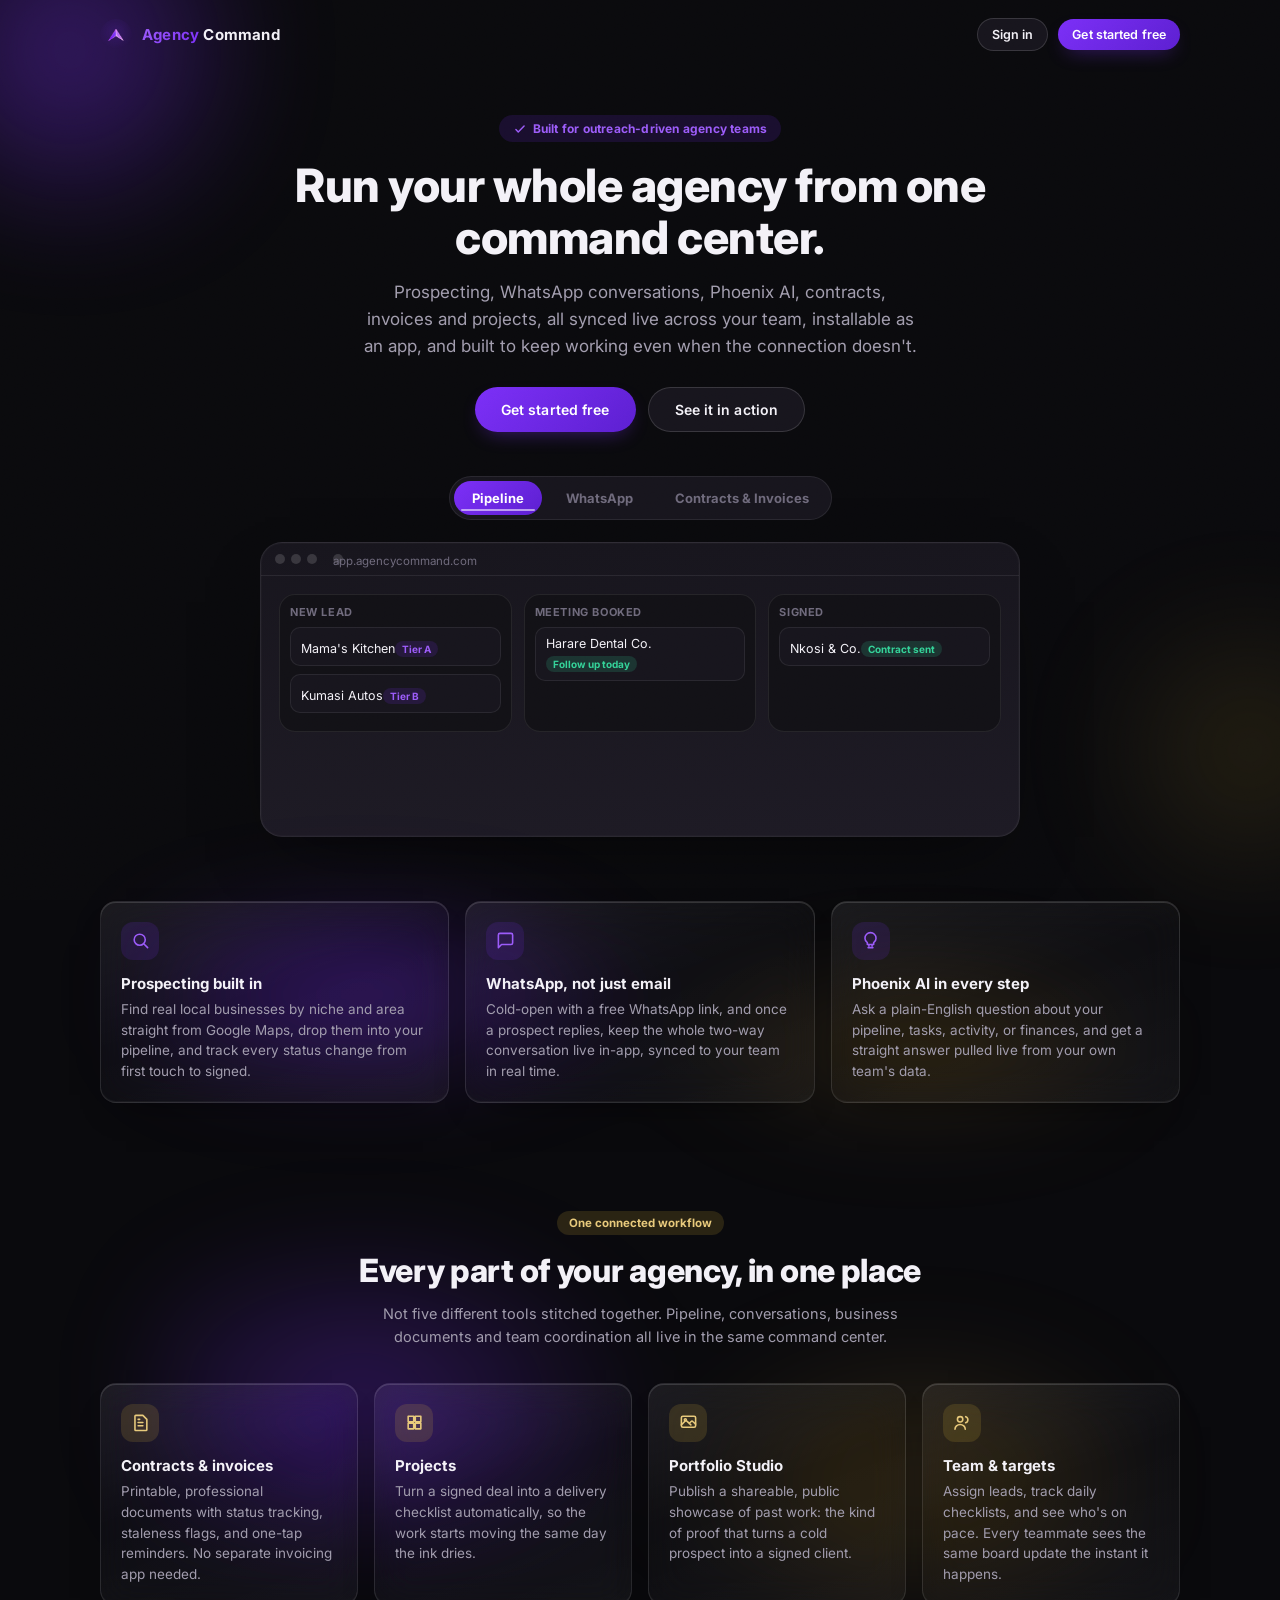
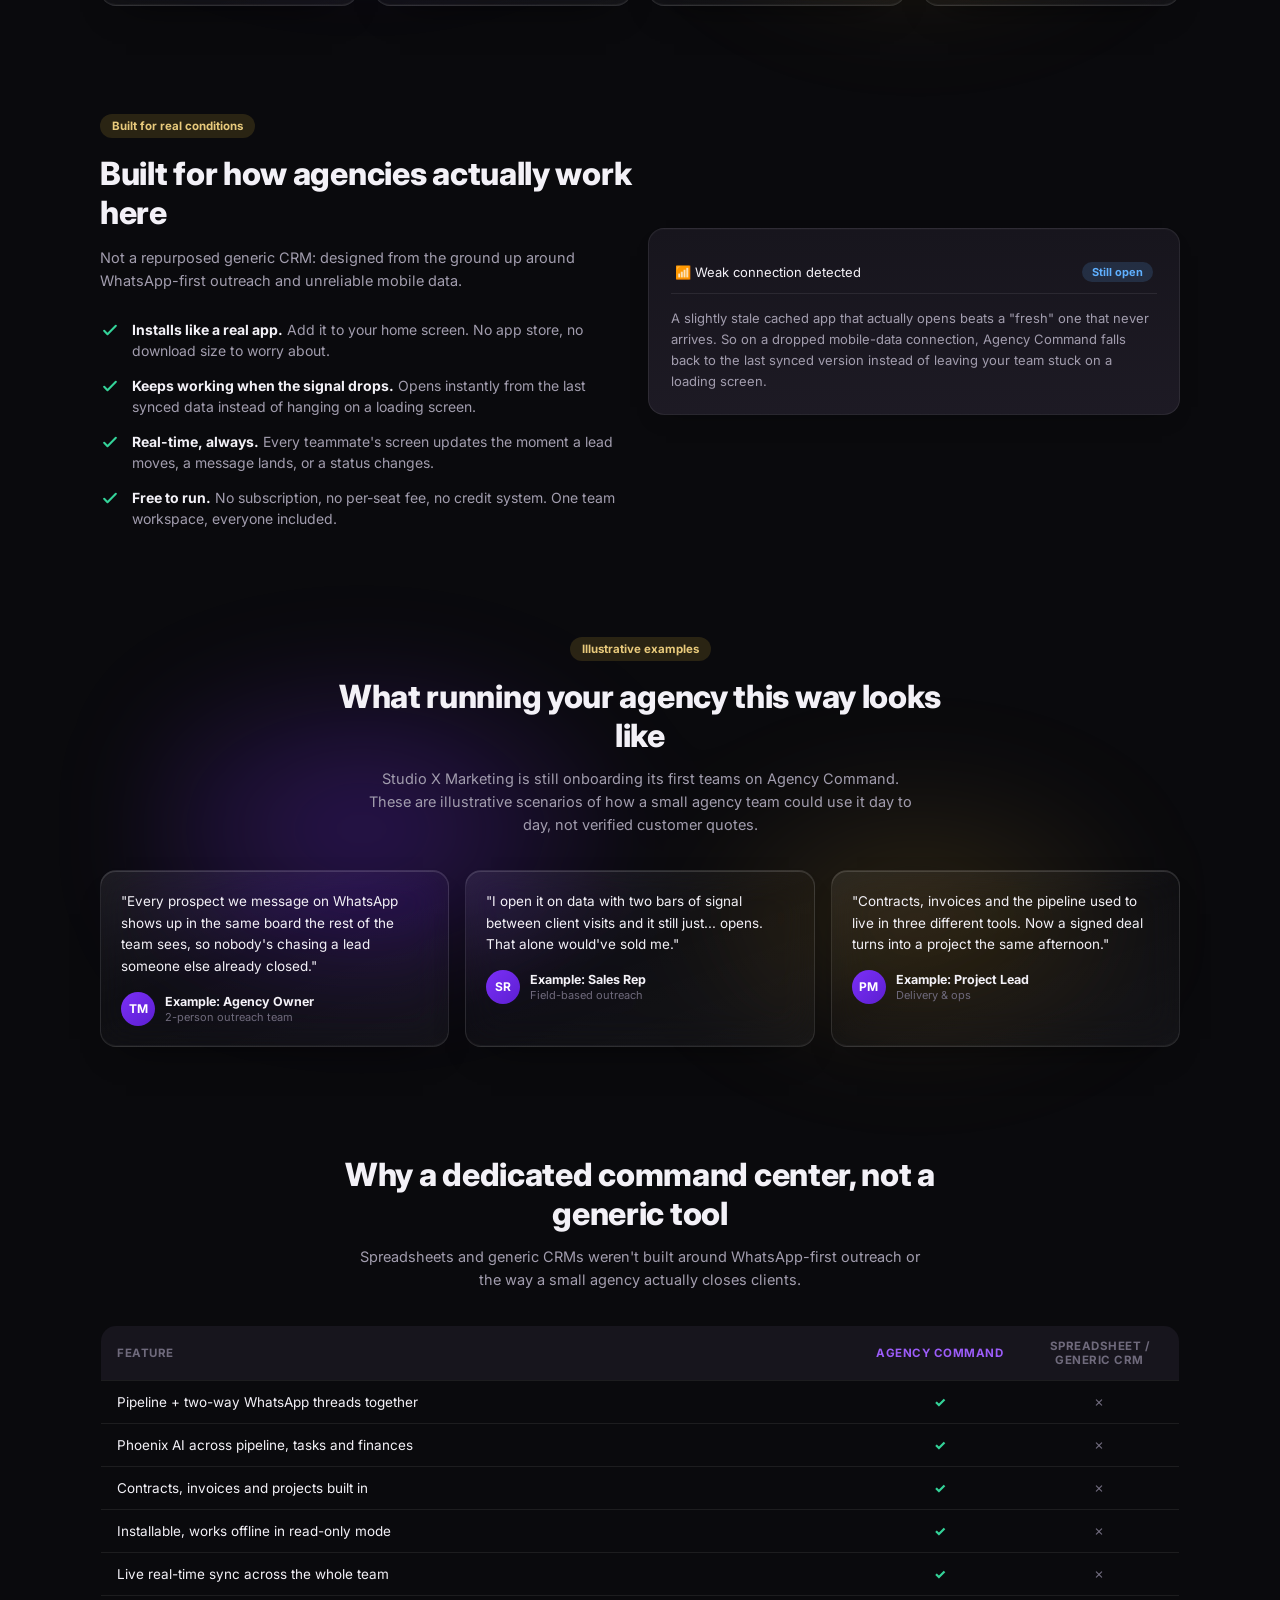
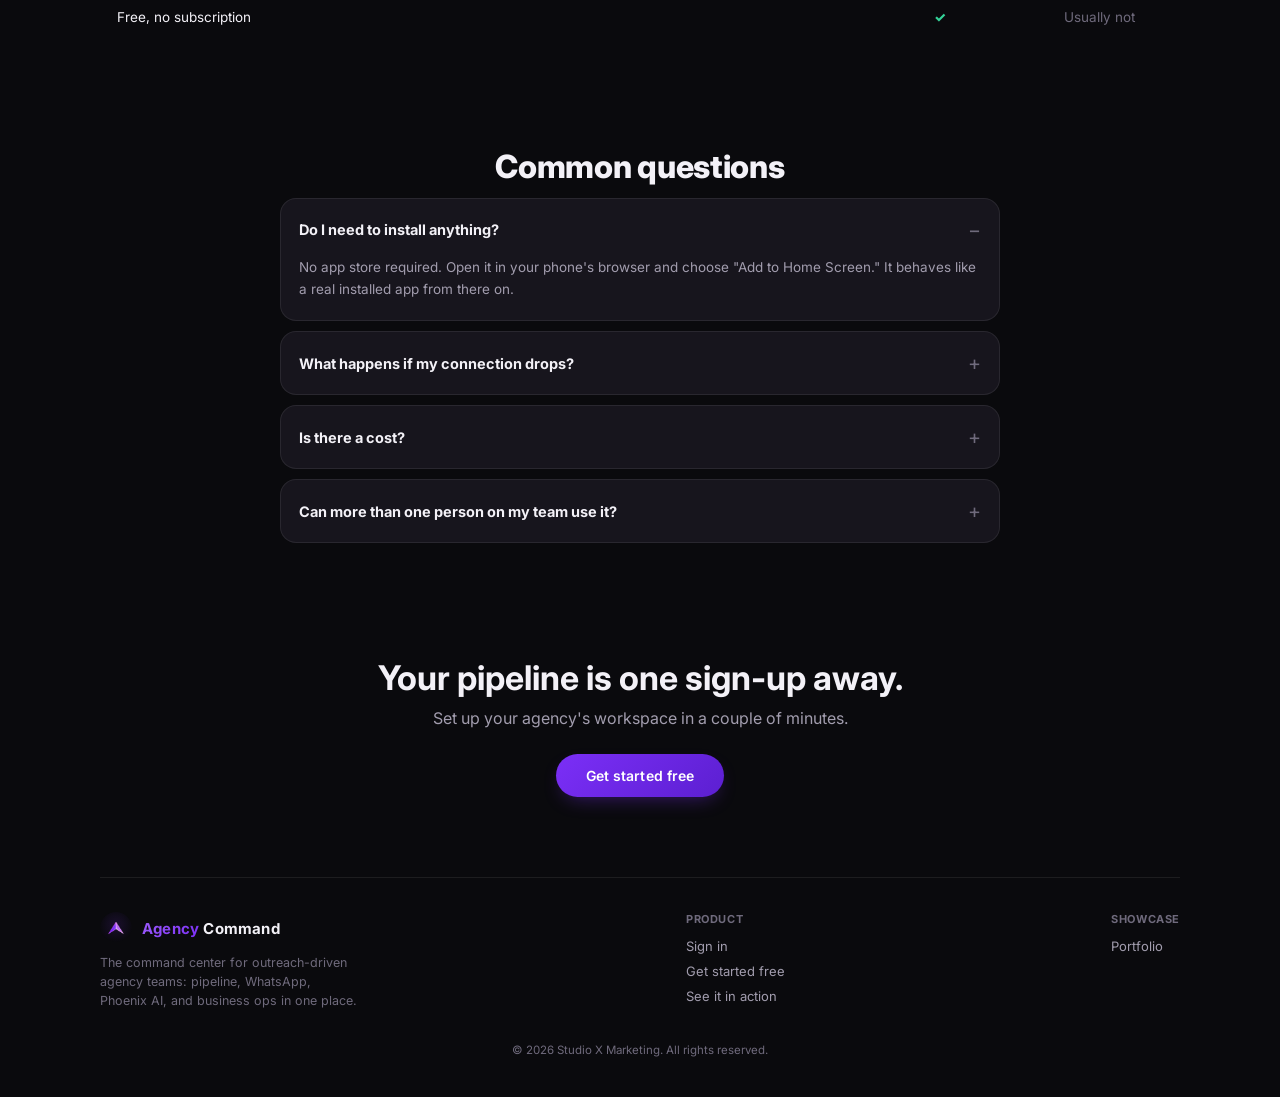
<file: app/index.html>
<!doctype html>
<html lang="en">
<head>
<meta charset="UTF-8" />
<meta name="viewport" content="width=device-width, initial-scale=1, viewport-fit=cover" />
<title>Agency Command: the command center for outreach-driven agencies</title>
<meta name="description" content="Agency Command is the free, installable command center for agency teams: pipeline, WhatsApp conversations, Phoenix AI, contracts, invoices and projects, all in one place." />

<!-- This is now the site's root page, so it's the URL every already-
     installed home-screen shortcut/bookmark still points at (they were
     saved before app.html existed, back when this same address WAS the
     app). Anyone opening it as an *installed* app (standalone display
     mode, i.e. it has no browser chrome, exactly what "Add to Home
     Screen" produces) obviously still wants the real app, not a sales
     pitch, so this bounces them straight to app.html before anything
     renders. A normal browser tab (someone just visiting the URL) is
     display-mode "browser", fails both checks below, and sees the
     marketing page underneath exactly as intended. Runs before the
     stylesheet/fonts even load so there's no flash of landing content
     first. iOS Safari's "Add to Home Screen" doesn't set display-mode
     via matchMedia, hence the separate navigator.standalone check. -->
<script>
  (function () {
    try {
      var isStandalone = window.matchMedia && window.matchMedia("(display-mode: standalone)").matches;
      var isIosStandalone = window.navigator && window.navigator.standalone === true;
      if (isStandalone || isIosStandalone) window.location.replace("app.html");
    } catch (e) {}
  })();
</script>

<link rel="icon" href="icons/favicon-32.png" />
<link rel="stylesheet" href="css/styles.css" />
<link rel="preconnect" href="https://fonts.googleapis.com" />
<link href="https://fonts.googleapis.com/css2?family=Inter:wght@400;500;600;700;800&display=swap" rel="stylesheet" />
<style>
  /* ==========================================================================
     Landing-page-only layout. Deliberately NOT using #app (that id is capped
     at --content-max/560px everywhere else in this codebase, for the phone-
     first internal app), this page needs to breathe on desktop widths, so
     it gets its own full-width wrapper and its own responsive rules below,
     while still borrowing every color/shape token (--purple, --gold, .btn,
     .card, .icon-badge, pill radii, Inter) from the shared stylesheet so it
     reads as unmistakably the same product, not a bolted-on microsite. */
  .lp-wrap { position: relative; z-index: 1; max-width: 1120px; margin: 0 auto; padding: 0 20px; }
  .lp-nav { display: flex; align-items: center; justify-content: space-between; padding: 18px 0; }
  .lp-nav-actions { display: flex; align-items: center; gap: 10px; }
  .lp-nav-actions .btn { width: auto; }
  .lp-nav-actions a.btn { display: inline-flex; }

  .lp-eyebrow {
    display: inline-flex; align-items: center; gap: 6px; padding: 6px 14px;
    border-radius: 999px; background: var(--purple-dim); color: var(--purple-soft);
    font-size: 12px; font-weight: 700; letter-spacing: 0.2px; margin-bottom: 18px;
  }
  .lp-hero { text-align: center; padding: 46px 0 10px; }
  .lp-hero h1 { font-size: clamp(28px, 5vw, 46px); line-height: 1.12; font-weight: 800; letter-spacing: -0.5px; margin: 0 auto 16px; max-width: 780px; }
  .lp-hero p.lead { color: var(--text-dim); font-size: clamp(14.5px, 2vw, 17px); max-width: 560px; margin: 0 auto 26px; line-height: 1.6; }
  .lp-hero-ctas { display: flex; gap: 12px; justify-content: center; flex-wrap: wrap; margin-bottom: 44px; }
  .lp-hero-ctas .btn { width: auto; padding: 13px 26px; }

  /* "See it in action" tabbed device mockup ------------------------------- */
  .lp-tabs { display: flex; gap: 6px; background: var(--black-card); border: 1px solid var(--line); border-radius: 999px; padding: 4px; margin: 0 auto 22px; width: fit-content; }
  .lp-tab { position: relative; overflow: hidden; padding: 9px 18px; border-radius: 999px; font-size: 13px; font-weight: 700; color: var(--text-faint); cursor: pointer; user-select: none; border: none; background: none; font-family: var(--font); transition: color 0.2s ease; }
  .lp-tab.active { background: linear-gradient(135deg, var(--purple), #5c1fd1); color: #fff; }
  /* Thin fill line under the active tab while it's auto-advancing, gives a
     visual countdown to when the mockup will switch panes on its own, and
     disappears the moment someone takes over by clicking a tab themselves. */
  .lp-tab.active::after {
    content: ""; position: absolute; left: 7px; right: 7px; bottom: 4px; height: 2px;
    border-radius: 999px; background: rgba(255,255,255,0.55); transform: scaleX(0); transform-origin: left;
  }
  .lp-tab.active.lp-autoplay::after { animation: lp-tabfill 6s linear forwards; }
  @keyframes lp-tabfill { from { transform: scaleX(0); } to { transform: scaleX(1); } }
  .lp-device {
    max-width: 760px; margin: 0 auto; border-radius: var(--radius-lg);
    background: linear-gradient(180deg, var(--black-card), var(--black-card-2));
    border: 1px solid var(--line); box-shadow: 0 30px 70px -30px rgba(0,0,0,0.65), 0 0 0 1px rgba(255,255,255,0.02) inset;
    overflow: hidden; text-align: left;
  }
  .lp-device-bar { display: flex; align-items: center; gap: 6px; padding: 11px 14px; border-bottom: 1px solid var(--line); }
  .lp-device-bar span { width: 10px; height: 10px; border-radius: 50%; background: var(--line-strong); }
  .lp-device-bar .url { margin-left: 10px; font-size: 11.5px; color: var(--text-faint); }
  .lp-device-body { padding: 18px; min-height: 260px; }
  .lp-pane { display: none; }
  .lp-pane.active { display: block; }
  .lp-pane.lp-pane-out { display: none; }

  .lp-kanban { display: grid; grid-template-columns: repeat(3, 1fr); gap: 12px; }
  .lp-kcol { background: var(--black-raised); border: 1px solid var(--line); border-radius: var(--radius-md); padding: 10px; }
  .lp-kcol h4 { margin: 0 0 8px; font-size: 11px; text-transform: uppercase; letter-spacing: 0.6px; color: var(--text-faint); }
  .lp-kcard { background: var(--black-card); border: 1px solid var(--line); border-radius: 10px; padding: 8px 10px; font-size: 12.5px; margin-bottom: 8px; }
  .lp-kcard .pill { display: inline-block; margin-top: 5px; font-size: 10px; font-weight: 700; color: var(--success); background: var(--success-dim); padding: 2px 7px; border-radius: 999px; }

  .lp-chatline { display: flex; margin-bottom: 10px; }
  .lp-bubble { max-width: 74%; padding: 9px 13px; border-radius: 14px; font-size: 13px; line-height: 1.4; }
  .lp-chatline.in .lp-bubble { background: var(--black-raised); border: 1px solid var(--line); }
  .lp-chatline.out { justify-content: flex-end; }
  .lp-chatline.out .lp-bubble { background: linear-gradient(135deg, var(--purple), #5c1fd1); color: #fff; }

  /* Brief "typing…" bubble that stands in for the outgoing reply for a
     moment before the real message fades in, see the choreography in the
     motion media query below for timing. */
  .lp-typing-bubble { display: flex; align-items: center; gap: 4px; padding: 12px 14px; }
  .lp-typing-bubble span { width: 6px; height: 6px; border-radius: 50%; background: rgba(255,255,255,0.85); }

  .lp-docrow { display: flex; align-items: center; justify-content: space-between; padding: 11px 4px; border-bottom: 1px solid var(--line); font-size: 13px; }
  .lp-docrow:last-child { border-bottom: none; }
  .lp-docrow .status { font-size: 11px; font-weight: 700; padding: 3px 10px; border-radius: 999px; }
  .lp-docrow .status.sent { color: var(--info); background: var(--info-dim); }
  .lp-docrow .status.paid { color: var(--success); background: var(--success-dim); }
  .lp-docrow .status.overdue { color: var(--danger); background: var(--danger-dim); }

  /* All of the "see it in action" motion lives behind this query, anyone
     with reduced-motion turned on just sees each pane's content appear
     instantly and complete, with no auto-advance, no stagger, no typing
     bubbles. Everything above this point (colors, layout, spacing) applies
     either way; only the choreography is conditional. */
  @media (prefers-reduced-motion: no-preference) {
    .lp-pane.active { animation: fadein 0.4s ease both; }
    .lp-pane.lp-pane-out { display: block; animation: fadeout 0.18s ease both; }
    @keyframes fadeout { from { opacity: 1; transform: translateY(0); } to { opacity: 0; transform: translateY(-4px); } }

    .lp-pane.active .lp-kcol { animation: fadein 0.4s ease both; }
    .lp-pane.active .lp-kcol:nth-child(1) { animation-delay: 0.05s; }
    .lp-pane.active .lp-kcol:nth-child(2) { animation-delay: 0.16s; }
    .lp-pane.active .lp-kcol:nth-child(3) { animation-delay: 0.27s; }

    .lp-pane.active .lp-docrow { animation: fadein 0.35s ease both; }
    .lp-pane.active .lp-docrow:nth-child(1) { animation-delay: 0.05s; }
    .lp-pane.active .lp-docrow:nth-child(2) { animation-delay: 0.15s; }
    .lp-pane.active .lp-docrow:nth-child(3) { animation-delay: 0.25s; }
    .lp-pane.active .lp-docrow:nth-child(4) { animation-delay: 0.35s; }

    /* WhatsApp pane: each line fades/slides in in turn, and the two replies
       are preceded by a brief bouncing-dots "typing…" bubble instead of
       just popping in, so it reads like a real conversation happening
       rather than a static screenshot. */
    .lp-pane.active .lp-chatline { animation: fadein 0.4s ease both; }
    .lp-pane.active .lp-chatline:nth-child(1) { animation-delay: 0.1s; }
    .lp-pane.active .lp-chatline:nth-child(2) { animation: lp-typingflash 1.3s ease both; animation-delay: 0.9s; }
    .lp-pane.active .lp-chatline:nth-child(3) { animation-delay: 2.05s; }
    .lp-pane.active .lp-chatline:nth-child(4) { animation-delay: 2.55s; }
    .lp-pane.active .lp-chatline:nth-child(5) { animation: lp-typingflash 1.3s ease both; animation-delay: 3.35s; }
    .lp-pane.active .lp-chatline:nth-child(6) { animation-delay: 4.5s; }
    @keyframes lp-typingflash { 0% { opacity: 0; } 14% { opacity: 1; } 60% { opacity: 1; } 82% { opacity: 0; } 100% { opacity: 0; } }

    .lp-typing-bubble span { animation: lp-typingdot 1s infinite ease-in-out; }
    .lp-typing-bubble span:nth-child(2) { animation-delay: 0.15s; }
    .lp-typing-bubble span:nth-child(3) { animation-delay: 0.3s; }
    @keyframes lp-typingdot { 0%, 60%, 100% { transform: translateY(0); opacity: 0.4; } 30% { transform: translateY(-3px); opacity: 1; } }
  }

  /* feature grids ----------------------------------------------------------*/
  .lp-section { padding: 54px 0; }
  .lp-section h2 { text-align: center; font-size: clamp(22px, 3.4vw, 32px); font-weight: 800; letter-spacing: -0.3px; margin: 0 auto 12px; max-width: 640px; }
  .lp-section p.sub { text-align: center; color: var(--text-dim); max-width: 560px; margin: 0 auto 34px; font-size: 14.5px; line-height: 1.6; }
  .lp-grid-3 { display: grid; grid-template-columns: repeat(3, 1fr); gap: 16px; }
  .lp-grid-4 { display: grid; grid-template-columns: repeat(4, 1fr); gap: 16px; }
  .lp-grid-2 { display: grid; grid-template-columns: repeat(2, 1fr); gap: 16px; }
  .lp-feature-card h3 { font-size: 15px; margin: 14px 0 6px; }
  .lp-feature-card p { font-size: 13.5px; color: var(--text-dim); line-height: 1.55; margin: 0; }

  /* ==========================================================================
     GLASS PLATES
     --------------------------------------------------------------------------
     The feature/testimonial cards are treated as panes of glass floating above
     the page rather than flat filled boxes.

     Glass is only legible if there is something BEHIND it worth refracting. On
     a near-black page a blurred backdrop is indistinguishable from a flat grey
     fill, so .lp-field below lays coloured light behind each grid, without it
     this whole section is an expensive no-op. The shared .ambient-glow pair is
     position:fixed in the page corners and can't do that job here.

     Three layers make up a plate:
       the element, translucent tint + backdrop blur (the glass body)
       ::before, a specular highlight that tracks the pointer (the sheen)
       ::after, a bright rim on the edge nearest the pointer
     ========================================================================== */
  .lp-feature-card {
    position: relative;
    padding: 20px;
    isolation: isolate;
    background: linear-gradient(160deg, rgba(255,255,255,0.075), rgba(255,255,255,0.022) 46%, rgba(255,255,255,0.045));
    border: 1px solid rgba(255,255,255,0.10);
    -webkit-backdrop-filter: blur(18px) saturate(155%);
    backdrop-filter: blur(18px) saturate(155%);
    box-shadow:
      inset 0 1px 0 rgba(255,255,255,0.14),
      inset 0 -1px 0 rgba(255,255,255,0.04),
      0 18px 38px -26px rgba(0,0,0,0.85);
    transition: transform 0.3s cubic-bezier(0.22,1,0.36,1), box-shadow 0.3s ease, border-color 0.3s ease;
  }
  /* The sheen. Sits under the text (z-index below) so it lights the glass
     rather than washing out the words on it. */
  .lp-feature-card::before {
    content: ""; position: absolute; inset: 0; border-radius: inherit;
    z-index: -1; opacity: 0; transition: opacity 0.35s ease;
    background: radial-gradient(
      340px circle at var(--mx, 50%) var(--my, 0%),
      rgba(255,255,255,0.16), rgba(168,120,255,0.10) 38%, transparent 68%);
  }
  /* The rim. A hairline that brightens on the side the pointer is on, which
     is what actually sells a flat rectangle as a thick pane with an edge. */
  .lp-feature-card::after {
    content: ""; position: absolute; inset: 0; border-radius: inherit;
    z-index: -1; opacity: 0; transition: opacity 0.35s ease;
    padding: 1px;
    background: radial-gradient(
      220px circle at var(--mx, 50%) var(--my, 0%),
      rgba(255,255,255,0.55), rgba(255,255,255,0) 70%);
    -webkit-mask: linear-gradient(#000 0 0) content-box, linear-gradient(#000 0 0);
    -webkit-mask-composite: xor;
    mask: linear-gradient(#000 0 0) content-box, linear-gradient(#000 0 0);
    mask-composite: exclude;
  }
  /* .lp-tilting is in here as well as :hover so the light and the tilt are
     driven by the same signal, the JS class, rather than drifting apart. */
  .lp-feature-card:hover::before, .lp-feature-card:hover::after,
  .lp-feature-card.lp-tilting::before, .lp-feature-card.lp-tilting::after,
  .lp-feature-card:focus-within::before, .lp-feature-card:focus-within::after { opacity: 1; }

  /* The coloured light the glass has to work with. One soft blob per grid,
     behind the plates, so a blurred backdrop actually resolves to something.
     pointer-events:none so it can never eat a click on the cards above it. */
  /* isolate + z-index:-1 puts the blob behind everything in the section but
     still in front of the page background, so it can never tint the heading
     text sitting above the cards. */
  .lp-field { position: relative; isolation: isolate; }
  .lp-field::before {
    content: ""; position: absolute; z-index: -1; pointer-events: none;
    left: 4%; right: 4%; top: 14%; bottom: 2%;
    background:
      radial-gradient(ellipse 42% 60% at 22% 40%, rgba(123,47,247,0.30), transparent 70%),
      radial-gradient(ellipse 38% 55% at 78% 60%, rgba(214,166,58,0.16), transparent 70%);
    filter: blur(46px);
  }

  /* No light-mode variants here on purpose. This page never loads js/theme.js,
     so data-theme is never set on it and the landing page is dark-only by
     design, light-mode glass rules would be untestable code for a state that
     cannot happen. If a theme toggle is ever added here, the tint and the rim
     both need inverting: a white pane on a white page is invisible. */

  /* Backdrop blur is the single most expensive thing on this page and there
     may be ten plates on screen at once. Phones are where that hurts and also
     where the effect is least visible, so below 760px the plates fall back to
     an opaque fill. They still look like cards; they just stop costing a
     composite pass each. */
  @media (max-width: 760px) {
    .lp-feature-card {
      -webkit-backdrop-filter: none; backdrop-filter: none;
      background: linear-gradient(180deg, var(--black-card), var(--black-card-2));
    }
    .lp-field::before { display: none; }
  }

  /* Motion: the float and the tilt. Everything here is transform/opacity only
     and every bit of it is inside the same reduced-motion gate the rest of the
     page uses. .lp-tilt is added by JS only on real hover-capable pointers. */
  @media (prefers-reduced-motion: no-preference) {
    /* Idle drift, so the plates read as suspended rather than pinned.
       .lp-afloat is added by JS, never in the markup, and only once two
       conditions hold: the plate has finished its scroll-reveal slide, and it
       is currently on screen. Both matter.
         - The reveal slides the card up by animating `transform`, and a
           running CSS animation always beats a transition. Start the float
           first and the slide silently never happens.
         - A drifting plate with a backdrop blur makes the browser re-blur
           everything behind it every frame. Worth paying for the two or three
           someone is looking at; not for the seven scrolled out of sight. */
    .lp-feature-card.lp-afloat { animation: lp-float 7s ease-in-out 0.9s infinite; }
    /* Staggered starts, so the grid drifts like several separate panes rather
       than pulsing in unison like one object. These are positive delays on
       purpose: during the delay an animation doesn't touch `transform` at all,
       which is what leaves the reveal slide and the settle-back below free to
       run. A negative delay would seize the property immediately. */
    .lp-grid-3 > .lp-feature-card:nth-child(2), .lp-grid-4 > .lp-feature-card:nth-child(2) { animation-delay: 2.0s; }
    .lp-grid-3 > .lp-feature-card:nth-child(3), .lp-grid-4 > .lp-feature-card:nth-child(3) { animation-delay: 3.1s; }
    .lp-grid-4 > .lp-feature-card:nth-child(4) { animation-delay: 4.2s; }
    @keyframes lp-float {
      0%, 100% { transform: translate3d(0, 0, 0); }
      50%      { transform: translate3d(0, -6px, 0); }
    }
    /* Once a plate is floating it also needs a snappier spring than the 0.6s
       scroll-reveal transition it inherits, so that letting go of a tilted
       plate settles it level inside the 0.9s animation delay above instead of
       being cut off mid-settle when the float restarts. */
    .lp-feature-card.lp-afloat {
      transition: transform 0.4s cubic-bezier(0.22,1,0.36,1), box-shadow 0.3s ease, border-color 0.3s ease;
    }

    /* While the pointer is over a plate the float hands over to the tilt,
       which is driven from JS. Two animations can't both own `transform`, so
       the float is switched off rather than fought with.
       .lp-revealed is in the selector purely to win a specificity fight: the
       scroll-reveal utility further down this file ends with
       `.lp-reveal.lp-revealed { transform: none; }`, which is two classes and
       comes later, so a two-class tilt selector loses to it and the tilt
       silently does nothing at all. A plate can't be hovered before it has
       been revealed, so requiring the class here costs nothing. */
    .lp-feature-card.lp-revealed.lp-tilting {
      animation: none;
      transform:
        perspective(900px)
        rotateX(var(--rx, 0deg))
        rotateY(var(--ry, 0deg))
        translate3d(0, -6px, 0)
        scale(1.018);
      box-shadow:
        inset 0 1px 0 rgba(255,255,255,0.20),
        0 30px 55px -28px rgba(0,0,0,0.9);
      border-color: rgba(255,255,255,0.18);
      /* No transform transition while tilting: the tilt tracks the cursor
         live and must not lag a third of a second behind it. */
      transition: box-shadow 0.3s ease, border-color 0.3s ease;
    }
  }

  /* Nothing extra for touch on purpose. There's no hover to track, and a
     press-down state on a card that isn't a link or a button just promises a
     tap that does nothing. Phones already get the idle drift, which is the
     part of this that reads at arm's length anyway. */

  /* testimonials (illustrative examples only, Studio X has no verified
     customer quotes yet, so these are explicitly labeled as such rather
     than presented as real reviews). ------------------------------------ */
  .lp-testimonial-card { display: flex; flex-direction: column; gap: 14px; }
  .lp-testimonial-card blockquote { margin: 0; font-size: 13.5px; line-height: 1.6; color: var(--text); }
  .lp-testimonial-person { display: flex; align-items: center; gap: 10px; }
  .lp-testimonial-avatar { width: 34px; height: 34px; border-radius: 50%; flex: 0 0 auto; display: flex; align-items: center; justify-content: center; font-size: 12px; font-weight: 700; color: #fff; background: linear-gradient(135deg, var(--purple), #5c1fd1); }
  .lp-testimonial-person div b { display: block; font-size: 12.5px; }
  .lp-testimonial-person div span { display: block; font-size: 11px; color: var(--text-faint); margin-top: 1px; }

  /* scroll-reveal utility, sections fade/slide up into place as they enter
     the viewport (see the IntersectionObserver in the script block below).
     Entirely inert with no JS and no hidden state at all when reduced
     motion is requested, everything below is nested inside the same
     no-preference query the rest of this page's motion already uses. */
  @media (prefers-reduced-motion: no-preference) {
    .lp-reveal { opacity: 0; transform: translateY(22px); transition: opacity 0.6s ease, transform 0.6s ease; }
    .lp-reveal.lp-revealed { opacity: 1; transform: none; }
    .lp-grid-3 .lp-reveal:nth-child(2), .lp-grid-4 .lp-reveal:nth-child(2) { transition-delay: 0.08s; }
    .lp-grid-3 .lp-reveal:nth-child(3), .lp-grid-4 .lp-reveal:nth-child(3) { transition-delay: 0.16s; }
    .lp-grid-4 .lp-reveal:nth-child(4) { transition-delay: 0.24s; }

    /* hero entrance, eyebrow, headline, lead copy, CTAs and the device
       mockup rise in on load, in sequence. */
    .lp-hero .lp-eyebrow { animation: riseIn 0.6s ease both; }
    .lp-hero h1 { animation: riseIn 0.6s ease both 0.08s; }
    .lp-hero p.lead { animation: riseIn 0.6s ease both 0.16s; }
    .lp-hero-ctas { animation: riseIn 0.6s ease both 0.24s; }
    .lp-hero #see-it { animation: riseIn 0.7s ease both 0.32s; }
  }

  .lp-badge-tag { display: inline-flex; align-items: center; gap: 6px; padding: 5px 12px; border-radius: 999px; background: var(--gold-dim); color: var(--gold-soft); font-size: 11.5px; font-weight: 700; margin: 0 auto 16px; width: fit-content; }
  .lp-center { display: flex; flex-direction: column; align-items: center; }

  /* checklist ---------------------------------------------------------------*/
  .lp-check-list { list-style: none; margin: 0; padding: 0; display: flex; flex-direction: column; gap: 14px; }
  .lp-check-list li { display: flex; align-items: flex-start; gap: 12px; font-size: 14px; color: var(--text-dim); line-height: 1.5; }
  .lp-check-list svg { flex: 0 0 auto; width: 20px; height: 20px; color: var(--success); margin-top: 1px; }
  .lp-check-list b { color: var(--text); }

  /* comparison table ---------------------------------------------------------*/
  .lp-compare { width: 100%; border-collapse: collapse; overflow: hidden; border-radius: var(--radius-md); border: 1px solid var(--line); }
  .lp-compare th, .lp-compare td { padding: 13px 16px; text-align: left; font-size: 13.5px; border-bottom: 1px solid var(--line); }
  .lp-compare th { background: var(--black-card); font-size: 11.5px; text-transform: uppercase; letter-spacing: 0.5px; color: var(--text-faint); }
  .lp-compare td:not(:first-child), .lp-compare th:not(:first-child) { text-align: center; width: 160px; }
  .lp-compare tr:last-child td { border-bottom: none; }
  .lp-compare .yes { color: var(--success); font-weight: 800; }
  .lp-compare .no { color: var(--text-faint); }
  .lp-compare th.hi { color: var(--purple-soft); }

  /* FAQ (native <details>, zero JS) -------------------------------------- */
  .lp-faq { max-width: 720px; margin: 0 auto; display: flex; flex-direction: column; gap: 10px; }
  .lp-faq details { background: var(--black-card); border: 1px solid var(--line); border-radius: var(--radius-md); padding: 4px 18px; }
  .lp-faq summary { cursor: pointer; padding: 15px 0; font-weight: 700; font-size: 14.5px; list-style: none; display: flex; justify-content: space-between; align-items: center; }
  .lp-faq summary::-webkit-details-marker { display: none; }
  .lp-faq summary::after { content: "+"; color: var(--text-faint); font-size: 20px; font-weight: 400; }
  .lp-faq details[open] summary::after { content: "\2212"; }
  .lp-faq p { margin: 0 0 16px; color: var(--text-dim); font-size: 13.5px; line-height: 1.6; }

  .lp-final-cta { text-align: center; padding: 60px 0; }
  .lp-final-cta h2 { font-size: clamp(22px, 3.6vw, 34px); margin: 0 0 10px; }
  .lp-final-cta p { color: var(--text-dim); margin: 0 0 26px; }

  .lp-footer { border-top: 1px solid var(--line); padding: 34px 0 40px; margin-top: 20px; }
  .lp-footer-grid { display: flex; justify-content: space-between; flex-wrap: wrap; gap: 28px; }
  .lp-footer-brand p { color: var(--text-faint); font-size: 12.5px; max-width: 260px; margin: 10px 0 0; line-height: 1.5; }
  .lp-footer-col h5 { font-size: 11px; text-transform: uppercase; letter-spacing: 0.6px; color: var(--text-faint); margin: 0 0 12px; }
  .lp-footer-col a { display: block; color: var(--text-dim); font-size: 13px; margin-bottom: 9px; }
  .lp-footer-col a:hover { color: var(--text); }
  .lp-footer-bottom { text-align: center; color: var(--text-faint); font-size: 11.5px; margin-top: 30px; }

  @media (max-width: 860px) {
    .lp-grid-3, .lp-grid-4, .lp-grid-2 { grid-template-columns: 1fr; }
    .lp-kanban { grid-template-columns: 1fr; }
    .lp-compare th:not(:first-child), .lp-compare td:not(:first-child) { width: auto; }
  }
</style>
</head>
<body>
  <div class="ambient-glow a"></div>
  <div class="ambient-glow b"></div>
  <div class="grain"></div>

  <div class="lp-wrap">

    <!-- ============ NAV ============ -->
    <nav class="lp-nav">
      <div class="brand">
        <div class="brand-mark"><img src="icons/mark.png" alt="" /></div>
        <div class="brand-name"><span class="text-purple-grad">Agency</span> Command</div>
      </div>
      <div class="lp-nav-actions">
        <a class="btn btn-ghost btn-sm" href="app.html">Sign in</a>
        <a class="btn btn-primary btn-sm" href="app.html">Get started free</a>
      </div>
    </nav>

    <!-- ============ HERO ============ -->
    <header class="lp-hero">
      <div class="lp-eyebrow">
        <svg width="14" height="14" viewBox="0 0 24 24" fill="none" stroke="currentColor" stroke-width="2.5"><path d="m5 13 4 4L19 7"/></svg>
        Built for outreach-driven agency teams
      </div>
      <h1>Run your whole agency from one command center.</h1>
      <p class="lead">Prospecting, WhatsApp conversations, Phoenix AI, contracts, invoices and projects, all synced live across your team, installable as an app, and built to keep working even when the connection doesn't.</p>
      <div class="lp-hero-ctas">
        <a class="btn btn-primary" href="app.html">Get started free</a>
        <a class="btn btn-ghost" href="#see-it">See it in action</a>
      </div>

      <div id="see-it">
        <div class="lp-tabs" role="tablist">
          <button class="lp-tab active" data-pane="pipeline">Pipeline</button>
          <button class="lp-tab" data-pane="whatsapp">WhatsApp</button>
          <button class="lp-tab" data-pane="business">Contracts &amp; Invoices</button>
        </div>
        <div class="lp-device">
          <div class="lp-device-bar">
            <span></span><span></span><span></span>
            <span class="url">app.agencycommand.com</span>
          </div>
          <div class="lp-device-body">
            <div class="lp-pane active" data-pane="pipeline">
              <div class="lp-kanban">
                <div class="lp-kcol"><h4>New Lead</h4>
                  <div class="lp-kcard">Mama's Kitchen<span class="pill" style="color:var(--purple-soft);background:var(--purple-dim);">Tier A</span></div>
                  <div class="lp-kcard">Kumasi Autos<span class="pill" style="color:var(--purple-soft);background:var(--purple-dim);">Tier B</span></div>
                </div>
                <div class="lp-kcol"><h4>Meeting Booked</h4>
                  <div class="lp-kcard">Harare Dental Co.<span class="pill">Follow up today</span></div>
                </div>
                <div class="lp-kcol"><h4>Signed</h4>
                  <div class="lp-kcard">Nkosi &amp; Co.<span class="pill">Contract sent</span></div>
                </div>
              </div>
            </div>
            <div class="lp-pane" data-pane="whatsapp">
              <div class="lp-chatline in"><div class="lp-bubble">Hi, saw your message, what packages do you offer?</div></div>
              <div class="lp-chatline out" aria-hidden="true"><div class="lp-bubble lp-typing-bubble"><span></span><span></span><span></span></div></div>
              <div class="lp-chatline out"><div class="lp-bubble">We do a starter site + social package from $250, happy to send details 🙂</div></div>
              <div class="lp-chatline in"><div class="lp-bubble">Sounds great, send it over</div></div>
              <div class="lp-chatline out" aria-hidden="true"><div class="lp-bubble lp-typing-bubble"><span></span><span></span><span></span></div></div>
              <div class="lp-chatline out"><div class="lp-bubble">Sending the proposal now, check your inbox in a sec.</div></div>
            </div>
            <div class="lp-pane" data-pane="business">
              <div class="lp-docrow"><span>Contract: Nkosi &amp; Co.</span><span class="status sent">Sent</span></div>
              <div class="lp-docrow"><span>Invoice #0042: Adjei Web Studio</span><span class="status paid">Paid</span></div>
              <div class="lp-docrow"><span>Invoice #0043: Okafor Digital</span><span class="status overdue">Overdue</span></div>
              <div class="lp-docrow"><span>Project: Harare Dental Co.</span><span class="status sent">In Progress</span></div>
            </div>
          </div>
        </div>
      </div>
    </header>

    <!-- ============ FEATURE TRIO ============ -->
    <!-- lp-field lays soft coloured light behind the grid. The cards are glass,
         and glass over a flat near-black page just looks like grey plastic,          the blur needs something worth refracting. -->
    <section class="lp-section lp-field">
      <div class="lp-grid-3">
        <div class="card lp-feature-card lp-reveal">
          <div class="icon-badge"><svg viewBox="0 0 24 24" fill="none" stroke="currentColor" stroke-width="2"><circle cx="11" cy="11" r="7"/><path d="m21 21-4.3-4.3"/></svg></div>
          <h3>Prospecting built in</h3>
          <p>Find real local businesses by niche and area straight from Google Maps, drop them into your pipeline, and track every status change from first touch to signed.</p>
        </div>
        <div class="card lp-feature-card lp-reveal">
          <div class="icon-badge"><svg viewBox="0 0 24 24" fill="none" stroke="currentColor" stroke-width="2"><path d="M21 15a2 2 0 0 1-2 2H7l-4 4V5a2 2 0 0 1 2-2h14a2 2 0 0 1 2 2z"/></svg></div>
          <h3>WhatsApp, not just email</h3>
          <p>Cold-open with a free WhatsApp link, and once a prospect replies, keep the whole two-way conversation live in-app, synced to your team in real time.</p>
        </div>
        <div class="card lp-feature-card lp-reveal">
          <div class="icon-badge"><svg viewBox="0 0 24 24" fill="none" stroke="currentColor" stroke-width="2"><path d="M12 2a7 7 0 0 0-7 7c0 2.4 1.2 4.5 3 5.7V17h8v-2.3c1.8-1.2 3-3.3 3-5.7a7 7 0 0 0-7-7Z"/><path d="M9 21h6M10 17v2M14 17v2"/></svg></div>
          <h3>Phoenix AI in every step</h3>
          <p>Ask a plain-English question about your pipeline, tasks, activity, or finances, and get a straight answer pulled live from your own team's data.</p>
        </div>
      </div>
    </section>

    <!-- ============ CONNECTED FEATURES ============ -->
    <section class="lp-section lp-field">
      <div class="lp-center"><span class="lp-badge-tag">One connected workflow</span></div>
      <h2>Every part of your agency, in one place</h2>
      <p class="sub">Not five different tools stitched together. Pipeline, conversations, business documents and team coordination all live in the same command center.</p>
      <div class="lp-grid-4">
        <div class="card lp-feature-card lp-reveal">
          <div class="icon-badge gold"><svg viewBox="0 0 24 24" fill="none" stroke="currentColor" stroke-width="2"><path d="M6 3h9l5 5v13a1 1 0 0 1-1 1H6a1 1 0 0 1-1-1V4a1 1 0 0 1 1-1Z"/><path d="M9 12h6M9 16h6M9 8h2"/></svg></div>
          <h3>Contracts &amp; invoices</h3>
          <p>Printable, professional documents with status tracking, staleness flags, and one-tap reminders. No separate invoicing app needed.</p>
        </div>
        <div class="card lp-feature-card lp-reveal">
          <div class="icon-badge gold"><svg viewBox="0 0 24 24" fill="none" stroke="currentColor" stroke-width="2"><path d="M4 4h7v7H4zM13 4h7v7h-7zM4 13h7v7H4zM13 13h7v7h-7z"/></svg></div>
          <h3>Projects</h3>
          <p>Turn a signed deal into a delivery checklist automatically, so the work starts moving the same day the ink dries.</p>
        </div>
        <div class="card lp-feature-card lp-reveal">
          <div class="icon-badge gold"><svg viewBox="0 0 24 24" fill="none" stroke="currentColor" stroke-width="2"><rect x="3" y="4" width="18" height="14" rx="2"/><path d="m3 15 4.5-4.5a2 2 0 0 1 2.8 0L15 15M13 13l2-2a2 2 0 0 1 2.8 0L21 14"/><circle cx="8" cy="8.5" r="1.3"/></svg></div>
          <h3>Portfolio Studio</h3>
          <p>Publish a shareable, public showcase of past work: the kind of proof that turns a cold prospect into a signed client.</p>
        </div>
        <div class="card lp-feature-card lp-reveal">
          <div class="icon-badge gold"><svg viewBox="0 0 24 24" fill="none" stroke="currentColor" stroke-width="2"><circle cx="9" cy="8" r="3.4"/><path d="M2.5 20.5c0-3.3 2.9-6 6.5-6s6.5 2.7 6.5 6"/><path d="M16 4.6c1.6.5 2.8 2 2.8 3.8s-1.2 3.3-2.8 3.8"/></svg></div>
          <h3>Team &amp; targets</h3>
          <p>Assign leads, track daily checklists, and see who's on pace. Every teammate sees the same board update the instant it happens.</p>
        </div>
      </div>
    </section>

    <!-- ============ BUILT FOR HOW AGENCIES WORK ============ -->
    <section class="lp-section">
      <div class="lp-grid-2" style="align-items:center;">
        <div class="lp-reveal">
          <span class="lp-badge-tag">Built for real conditions</span>
          <h2 style="text-align:left;margin:0 0 14px;">Built for how agencies actually work here</h2>
          <p class="sub" style="text-align:left;margin:0 0 26px;">Not a repurposed generic CRM: designed from the ground up around WhatsApp-first outreach and unreliable mobile data.</p>
          <ul class="lp-check-list">
            <li>
              <svg viewBox="0 0 24 24" fill="none" stroke="currentColor" stroke-width="2.5"><path d="m5 13 4 4L19 7"/></svg>
              <span><b>Installs like a real app.</b> Add it to your home screen. No app store, no download size to worry about.</span>
            </li>
            <li>
              <svg viewBox="0 0 24 24" fill="none" stroke="currentColor" stroke-width="2.5"><path d="m5 13 4 4L19 7"/></svg>
              <span><b>Keeps working when the signal drops.</b> Opens instantly from the last synced data instead of hanging on a loading screen.</span>
            </li>
            <li>
              <svg viewBox="0 0 24 24" fill="none" stroke="currentColor" stroke-width="2.5"><path d="m5 13 4 4L19 7"/></svg>
              <span><b>Real-time, always.</b> Every teammate's screen updates the moment a lead moves, a message lands, or a status changes.</span>
            </li>
            <li>
              <svg viewBox="0 0 24 24" fill="none" stroke="currentColor" stroke-width="2.5"><path d="m5 13 4 4L19 7"/></svg>
              <span><b>Free to run.</b> No subscription, no per-seat fee, no credit system. One team workspace, everyone included.</span>
            </li>
          </ul>
        </div>
        <div class="card lp-reveal" style="padding:22px;">
          <div class="lp-docrow" style="border-color:var(--line);"><span>📶 Weak connection detected</span><span class="status sent">Still open</span></div>
          <p style="font-size:13px;color:var(--text-dim);line-height:1.6;margin:14px 0 0;">A slightly stale cached app that actually opens beats a "fresh" one that never arrives. So on a dropped mobile-data connection, Agency Command falls back to the last synced version instead of leaving your team stuck on a loading screen.</p>
        </div>
      </div>
    </section>

    <!-- ============ TESTIMONIALS (illustrative examples, not real customer quotes) ============ -->
    <section class="lp-section lp-field">
      <div class="lp-center"><span class="lp-badge-tag">Illustrative examples</span></div>
      <h2>What running your agency this way looks like</h2>
      <p class="sub">Studio X Marketing is still onboarding its first teams on Agency Command. These are illustrative scenarios of how a small agency team could use it day to day, not verified customer quotes.</p>
      <div class="lp-grid-3">
        <div class="card lp-feature-card lp-testimonial-card lp-reveal">
          <blockquote>"Every prospect we message on WhatsApp shows up in the same board the rest of the team sees, so nobody's chasing a lead someone else already closed."</blockquote>
          <div class="lp-testimonial-person">
            <div class="lp-testimonial-avatar">TM</div>
            <div><b>Example: Agency Owner</b><span>2-person outreach team</span></div>
          </div>
        </div>
        <div class="card lp-feature-card lp-testimonial-card lp-reveal">
          <blockquote>"I open it on data with two bars of signal between client visits and it still just... opens. That alone would've sold me."</blockquote>
          <div class="lp-testimonial-person">
            <div class="lp-testimonial-avatar">SR</div>
            <div><b>Example: Sales Rep</b><span>Field-based outreach</span></div>
          </div>
        </div>
        <div class="card lp-feature-card lp-testimonial-card lp-reveal">
          <blockquote>"Contracts, invoices and the pipeline used to live in three different tools. Now a signed deal turns into a project the same afternoon."</blockquote>
          <div class="lp-testimonial-person">
            <div class="lp-testimonial-avatar">PM</div>
            <div><b>Example: Project Lead</b><span>Delivery &amp; ops</span></div>
          </div>
        </div>
      </div>
    </section>

    <!-- ============ COMPARISON ============ -->
    <section class="lp-section">
      <h2>Why a dedicated command center, not a generic tool</h2>
      <p class="sub">Spreadsheets and generic CRMs weren't built around WhatsApp-first outreach or the way a small agency actually closes clients.</p>
      <table class="lp-compare lp-reveal">
        <thead><tr><th>Feature</th><th class="hi">Agency Command</th><th>Spreadsheet / generic CRM</th></tr></thead>
        <tbody>
          <tr><td>Pipeline + two-way WhatsApp threads together</td><td class="yes">✓</td><td class="no">✗</td></tr>
          <tr><td>Phoenix AI across pipeline, tasks and finances</td><td class="yes">✓</td><td class="no">✗</td></tr>
          <tr><td>Contracts, invoices and projects built in</td><td class="yes">✓</td><td class="no">✗</td></tr>
          <tr><td>Installable, works offline in read-only mode</td><td class="yes">✓</td><td class="no">✗</td></tr>
          <tr><td>Live real-time sync across the whole team</td><td class="yes">✓</td><td class="no">✗</td></tr>
          <tr><td>Free, no subscription</td><td class="yes">✓</td><td class="no">Usually not</td></tr>
        </tbody>
      </table>
    </section>

    <!-- ============ FAQ ============ -->
    <section class="lp-section">
      <h2>Common questions</h2>
      <div class="lp-faq lp-reveal">
        <details open>
          <summary>Do I need to install anything?</summary>
          <p>No app store required. Open it in your phone's browser and choose "Add to Home Screen." It behaves like a real installed app from there on.</p>
        </details>
        <details>
          <summary>What happens if my connection drops?</summary>
          <p>The app opens instantly from the last data it synced, clearly marked as "last synced," so you're never stuck staring at a loading screen. Live data resumes the moment you're back online.</p>
        </details>
        <details>
          <summary>Is there a cost?</summary>
          <p>Agency Command itself is free to run for your team. A couple of optional add-ons (like WhatsApp messaging through Twilio) have their own small usage-based costs from that provider, entirely separate from this app.</p>
        </details>
        <details>
          <summary>Can more than one person on my team use it?</summary>
          <p>Yes: create your agency's workspace once, then invite teammates with a simple invite code. Everyone sees the same pipeline, conversations and documents update live.</p>
        </details>
      </div>
    </section>

    <!-- ============ FINAL CTA ============ -->
    <section class="lp-final-cta lp-reveal">
      <h2>Your pipeline is one sign-up away.</h2>
      <p>Set up your agency's workspace in a couple of minutes.</p>
      <a class="btn btn-primary" href="app.html" style="width:auto;padding:13px 30px;">Get started free</a>
    </section>

    <!-- ============ FOOTER ============ -->
    <footer class="lp-footer">
      <div class="lp-footer-grid">
        <div class="lp-footer-brand">
          <div class="brand">
            <div class="brand-mark"><img src="icons/mark.png" alt="" /></div>
            <div class="brand-name"><span class="text-purple-grad">Agency</span> Command</div>
          </div>
          <p>The command center for outreach-driven agency teams: pipeline, WhatsApp, Phoenix AI, and business ops in one place.</p>
        </div>
        <div class="lp-footer-col">
          <h5>Product</h5>
          <a href="app.html">Sign in</a>
          <a href="app.html">Get started free</a>
          <a href="#see-it">See it in action</a>
        </div>
        <div class="lp-footer-col">
          <h5>Showcase</h5>
          <a href="portfolio.html">Portfolio</a>
        </div>
      </div>
      <div class="lp-footer-bottom">© 2026 Studio X Marketing. All rights reserved.</div>
    </footer>
  </div>

  <script>
    // Pure presentational tab switcher + auto-play for the hero device
    // mockup, no dependency on the app's real JS modules, since this page
    // must load and work standalone for a visitor who has never signed in.
    //
    // Behavior: cycles through Pipeline → WhatsApp → Contracts & Invoices
    // on its own (with a fill line under the active tab counting down to
    // the next switch), so a visitor who never touches anything still sees
    // the whole "see it in action" story. The moment someone clicks a tab
    // themselves, auto-play stops for good, they're driving now, and
    // yanking the mockup out from under them would just be annoying.
    (function () {
      const ROTATE_MS = 6000;
      const tabs = Array.from(document.querySelectorAll(".lp-tab"));
      const panes = Array.from(document.querySelectorAll(".lp-pane"));
      if (!tabs.length || !panes.length) return;

      const reduceMotion = window.matchMedia && window.matchMedia("(prefers-reduced-motion: reduce)").matches;
      let auto = !reduceMotion;
      let timer = null;

      function activate(key) {
        const current = panes.find((p) => p.classList.contains("active"));
        const next = panes.find((p) => p.dataset.pane === key);
        if (!next || next === current) return;
        tabs.forEach((t) => t.classList.toggle("active", t.dataset.pane === key));
        if (current) {
          current.classList.remove("active");
          current.classList.add("lp-pane-out");
          setTimeout(() => current.classList.remove("lp-pane-out"), 200);
        }
        next.classList.add("active");
      }

      function restartProgress() {
        tabs.forEach((t) => t.classList.remove("lp-autoplay"));
        if (!auto) return;
        const activeTab = tabs.find((t) => t.classList.contains("active"));
        if (!activeTab) return;
        // Force a reflow so re-adding the class restarts the fill animation
        // instead of the browser assuming nothing changed.
        void activeTab.offsetWidth;
        activeTab.classList.add("lp-autoplay");
      }

      function advance() {
        const activeIndex = tabs.findIndex((t) => t.classList.contains("active"));
        const nextTab = tabs[(activeIndex + 1) % tabs.length];
        activate(nextTab.dataset.pane);
        restartProgress();
      }

      function startTimer() {
        clearInterval(timer);
        if (!auto) return;
        timer = setInterval(advance, ROTATE_MS);
        restartProgress();
      }

      tabs.forEach((tab) => {
        tab.addEventListener("click", () => {
          auto = false;
          clearInterval(timer);
          tabs.forEach((t) => t.classList.remove("lp-autoplay"));
          activate(tab.dataset.pane);
        });
      });

      // Pause the countdown while someone's actually reading the mockup;
      // resume it once they move on, as long as they haven't clicked a tab.
      const device = document.querySelector(".lp-device");
      if (device) {
        device.addEventListener("mouseenter", () => clearInterval(timer));
        device.addEventListener("mouseleave", () => { if (auto) startTimer(); });
      }

      startTimer();
    })();

    // Scroll-reveal, plus the idle drift of the glass plates.
    //
    // These two live together because they fight over one CSS property. The
    // reveal slides an element up by animating `transform`; the plate float
    // animates `transform` too, and a running CSS animation always beats a
    // transition. Start the float first and the slide silently never happens,     // the card just fades in. So a plate is only handed the float class once
    // its reveal has finished, and only while it's actually on screen.
    //
    // Both are skipped entirely for prefers-reduced-motion: those elements
    // have no hidden state in CSS to begin with (see the media-query-gated
    // .lp-reveal rules above), and .lp-afloat is inert behind the same gate,
    // so there is nothing for any of this to do.
    (function () {
      const reduceMotion = window.matchMedia && window.matchMedia("(prefers-reduced-motion: reduce)").matches;
      if (reduceMotion) return;
      const targets = Array.from(document.querySelectorAll(".lp-reveal"));
      if (!targets.length) return;
      if (!("IntersectionObserver" in window)) {
        targets.forEach((el) => el.classList.add("lp-revealed"));
        return;
      }

      // Which plates are on screen right now. A plate with a backdrop blur
      // costs the browser a fresh blur of everything behind it on every frame
      // it moves, so the seven that are scrolled out of sight stop drifting.
      const onScreen = new Set();
      const plates = Array.from(document.querySelectorAll(".lp-feature-card"));
      const floatIO = new IntersectionObserver((entries) => {
        entries.forEach((entry) => {
          const el = entry.target;
          if (entry.isIntersecting) {
            onScreen.add(el);
            if (el.classList.contains("lp-revealed")) el.classList.add("lp-afloat");
          } else {
            onScreen.delete(el);
            el.classList.remove("lp-afloat");
          }
        });
      }, { rootMargin: "80px" });
      plates.forEach((el) => floatIO.observe(el));

      // 0.6s reveal transition + up to 0.24s of row stagger, rounded up.
      const REVEAL_MS = 900;
      const io = new IntersectionObserver((entries) => {
        entries.forEach((entry) => {
          if (!entry.isIntersecting) return;
          const el = entry.target;
          el.classList.add("lp-revealed");
          io.unobserve(el);
          if (el.classList.contains("lp-feature-card")) {
            // Re-check on screen: someone can scroll straight past a card
            // between the reveal firing and this landing, and a plate nobody
            // can see shouldn't be left drifting.
            window.setTimeout(() => { if (onScreen.has(el)) el.classList.add("lp-afloat"); }, REVEAL_MS);
          }
        });
      }, { threshold: 0.15, rootMargin: "0px 0px -40px 0px" });
      targets.forEach((el) => io.observe(el));
    })();

    // Pointer-reactive glass. Moving the cursor over a plate slides the sheen
    // and the bright rim to meet it and tips the plate slightly toward it,
    // which is what sells a flat rectangle as a thick pane with an edge.
    //
    // All of it is four CSS custom properties, no layout, no reflow. Skipped
    // on reduced motion, and skipped on touch, where there is no hovering
    // pointer to track and the CSS falls back to a plain press-down instead.
    (function () {
      const mq = window.matchMedia;
      if (!mq) return;
      if (mq("(prefers-reduced-motion: reduce)").matches) return;
      if (!mq("(hover: hover) and (pointer: fine)").matches) return;
      const plates = Array.from(document.querySelectorAll(".lp-feature-card"));
      if (!plates.length) return;

      // Degrees. Past about six it stops reading as a pane of glass catching
      // the light and starts reading as a card being knocked over.
      const MAX_TILT = 5;
      let frame = 0;
      let pending = null;

      function apply() {
        frame = 0;
        const p = pending;
        pending = null;
        if (!p) return;
        const fx = p.x / p.w;
        const fy = p.y / p.h;
        p.el.style.setProperty("--mx", (fx * 100).toFixed(1) + "%");
        p.el.style.setProperty("--my", (fy * 100).toFixed(1) + "%");
        // Tip away from the cursor: pointer on the right raises the left edge,
        // the way a real pane would pivot around the point you press.
        p.el.style.setProperty("--ry", ((fx - 0.5) * 2 * MAX_TILT).toFixed(2) + "deg");
        p.el.style.setProperty("--rx", ((0.5 - fy) * 2 * MAX_TILT).toFixed(2) + "deg");
      }

      plates.forEach((el) => {
        el.addEventListener("pointerenter", (e) => {
          if (e.pointerType === "touch") return;
          el.classList.add("lp-tilting");
        });
        el.addEventListener("pointermove", (e) => {
          if (e.pointerType === "touch") return;
          const r = el.getBoundingClientRect();
          if (!r.width || !r.height) return;
          // At most one update per painted frame. pointermove fires far more
          // often than the screen refreshes and every extra one is thrown away.
          pending = { el: el, x: e.clientX - r.left, y: e.clientY - r.top, w: r.width, h: r.height };
          if (!frame) frame = requestAnimationFrame(apply);
        });
        el.addEventListener("pointerleave", () => {
          el.classList.remove("lp-tilting");
          // Return the angles to level so the plate settles rather than snaps.
          // The sheen and rim fade out on their own via the CSS :hover opacity.
          el.style.setProperty("--rx", "0deg");
          el.style.setProperty("--ry", "0deg");
        });
      });
    })();
  </script>
</body>
</html>
</file>
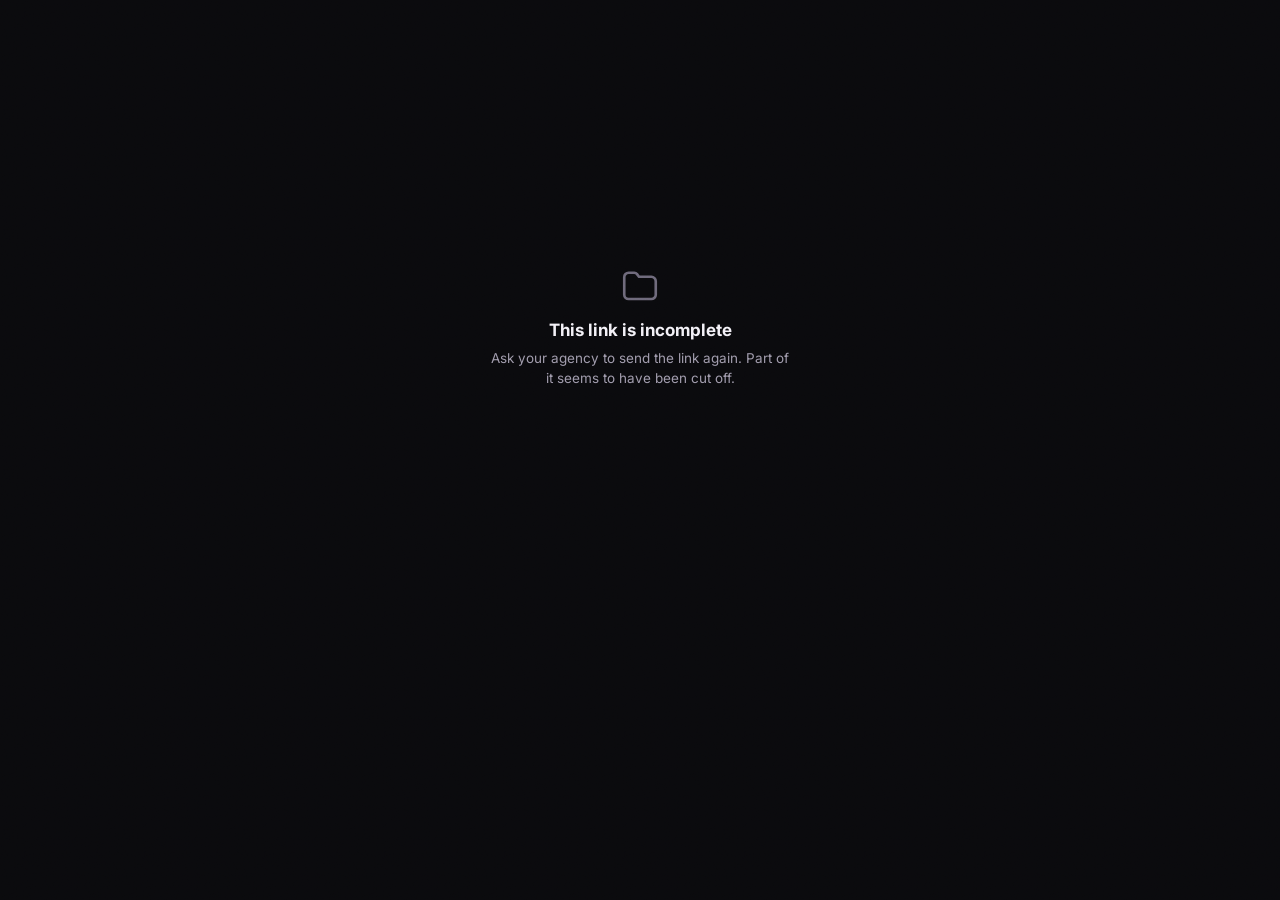
<file: app/client.html>
<!doctype html>
<html lang="en">
<head>
<meta charset="UTF-8" />
<meta name="viewport" content="width=device-width, initial-scale=1, viewport-fit=cover, maximum-scale=1" />
<title>Your dashboard</title>
<meta name="description" content="Reports, invoices, and updates from your agency" />
<!-- noindex for the same reason review.html/project.html carry it: the link
     is the credential, and a page that turns up in a search result is a
     link that leaked. -->
<meta name="robots" content="noindex, nofollow" />
<link rel="icon" href="icons/favicon-32.png" />
<link rel="stylesheet" href="css/styles.css" />
<link rel="preconnect" href="https://fonts.googleapis.com" />
<link href="https://fonts.googleapis.com/css2?family=Inter:wght@400;500;600;700;800&display=swap" rel="stylesheet" />
</head>
<body>
  <div class="ambient-glow a"></div>
  <div class="ambient-glow b"></div>
  <div class="grain"></div>
  <div class="toast-wrap"></div>

  <div id="app">
    <div id="portal-root" class="review-page-wrap"></div>
  </div>

  <!-- Same minimal modal shell as review.html, needed here too now that the
       content calendar section (grid plan posts) opens a tap-to-expand
       modal for approving a post or requesting changes, see the
       openModal/closeModal pair in js/clientPortal.js. -->
  <div id="modal-backdrop" class="modal-backdrop">
    <div id="modal-box" class="modal-box"></div>
  </div>

  <!-- Same reasoning as project.html: read-only for almost everything, the
       two writes this page allows (feedback, and now approving/requesting
       changes on a grid plan post) are narrow enough to go straight to a
       database function or the existing review-* Edge Function over plain
       fetch(), no Supabase client library needed. -->
  <script type="module" src="js/clientPortal.js"></script>
</body>
</html>
</file>
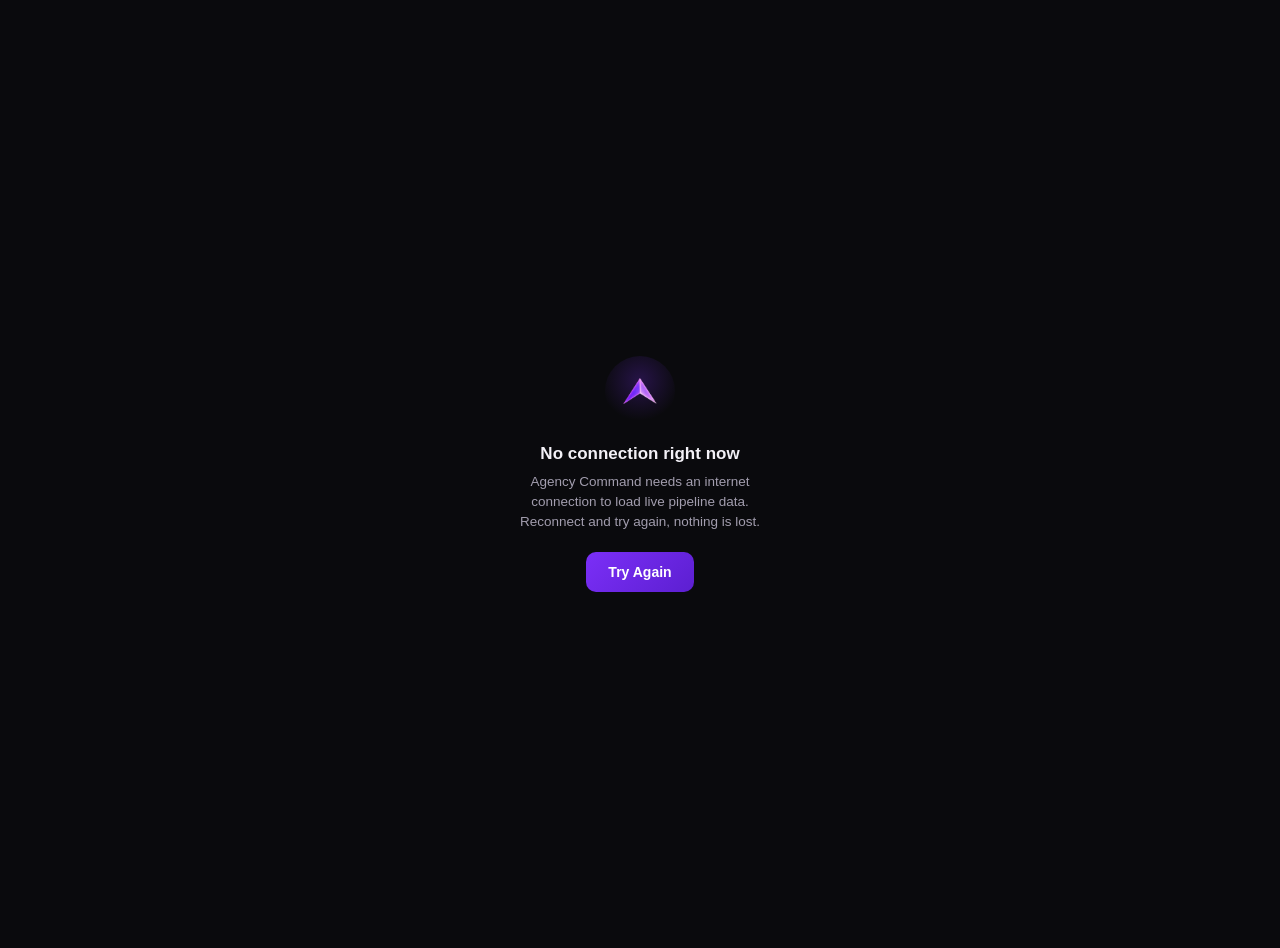
<file: app/offline.html>
<!doctype html>
<html lang="en">
<head>
<meta charset="UTF-8" />
<meta name="viewport" content="width=device-width, initial-scale=1, viewport-fit=cover" />
<title>Agency Command: Offline</title>
<link rel="icon" href="icons/favicon-32.png" />
<style>
  body { margin:0; min-height:100vh; display:flex; align-items:center; justify-content:center; background:#0a0a0d; color:#f3f1f7; font-family:-apple-system,BlinkMacSystemFont,'Segoe UI',Roboto,sans-serif; text-align:center; padding:24px; }
  .ring { width:70px;height:70px;border-radius:50%;display:flex;align-items:center;justify-content:center;margin:0 auto 18px; background:radial-gradient(circle at 50% 35%, rgba(123,47,247,.25), transparent 70%); }
  .ring img { width:46px; height:46px; object-fit:contain; }
  h1 { font-size:17px;margin:0 0 8px; }
  p { color:#a29dae; font-size:13.5px; line-height:1.5; max-width:280px; margin:0 auto 20px; }
  button { background:linear-gradient(135deg,#7b2ff7,#5c1fd1); color:white; border:none; padding:12px 22px; border-radius:10px; font-weight:700; font-size:14px; }
</style>
</head>
<body>
  <div>
    <div class="ring"><img src="icons/mark.png" alt="" /></div>
    <h1>No connection right now</h1>
    <p>Agency Command needs an internet connection to load live pipeline data. Reconnect and try again, nothing is lost.</p>
    <button onclick="location.reload()">Try Again</button>
  </div>
</body>
</html>
</file>
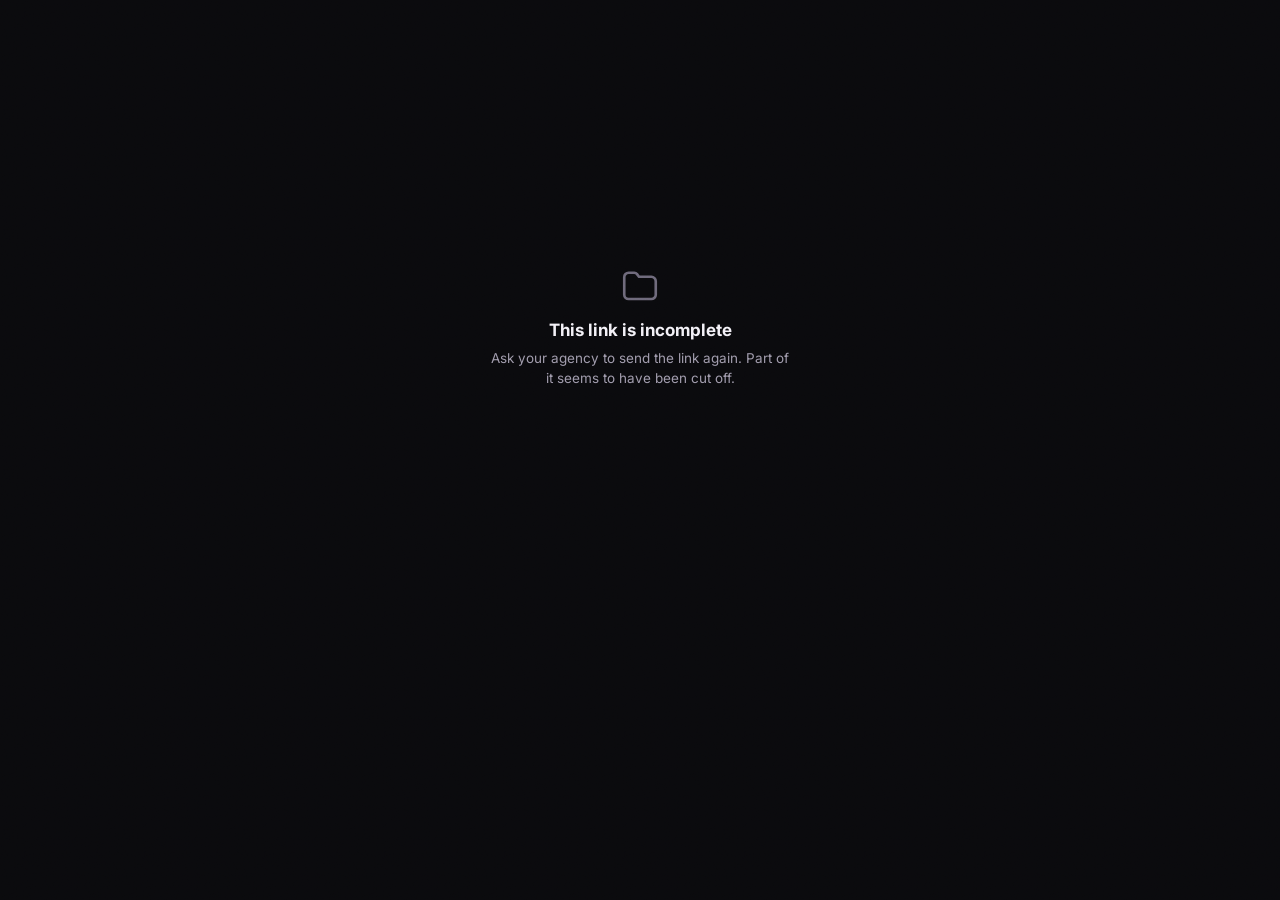
<file: app/project.html>
<!doctype html>
<html lang="en">
<head>
<meta charset="UTF-8" />
<meta name="viewport" content="width=device-width, initial-scale=1, viewport-fit=cover, maximum-scale=1" />
<title>Your project</title>
<meta name="description" content="See how your project is coming along" />
<!-- noindex for the same reason review.html carries it: the link is the
     credential, and a page that turns up in a search result is a link that
     leaked. -->
<meta name="robots" content="noindex, nofollow" />
<link rel="icon" href="icons/favicon-32.png" />
<link rel="stylesheet" href="css/styles.css" />
<link rel="preconnect" href="https://fonts.googleapis.com" />
<link href="https://fonts.googleapis.com/css2?family=Inter:wght@400;500;600;700;800&display=swap" rel="stylesheet" />
</head>
<body>
  <div class="ambient-glow a"></div>
  <div class="ambient-glow b"></div>
  <div class="grain"></div>
  <div class="toast-wrap"></div>

  <div id="app">
    <div id="portal-root" class="review-page-wrap"></div>
  </div>

  <!-- No Supabase library on this page at all, unlike review.html which needs
       one for Realtime presence. This page is read-only and asks the database
       exactly one question, once, so a plain fetch() to the project_portal
       function is the whole networking layer. -->
  <script type="module" src="js/projectPortal.js"></script>
</body>
</html>
</file>
<file: app/css/styles.css>
/* ===========================================================================
   AGENCY COMMAND, design system
   Crushed black, violet glow, gold accents. Mobile-first, cinematic,
   scales up responsively on tablet/desktop widths.
   =========================================================================== */

:root {
  --black: #0a0a0d;
  --black-raised: #121116;
  --black-card: #17151d;
  --black-card-2: #1d1a24;
  --line: rgba(255, 255, 255, 0.08);
  --line-strong: rgba(255, 255, 255, 0.14);

  --purple: #7b2ff7;
  --purple-soft: #9c5cf9;
  --purple-glow: rgba(123, 47, 247, 0.45);
  --purple-dim: rgba(123, 47, 247, 0.14);

  --gold: #d4af37;
  --gold-soft: #e8ca7c;
  --gold-dim: rgba(212, 175, 55, 0.16);

  --text: #f3f1f7;
  --text-dim: #a29dae;
  --text-faint: #6f6a7c;

  --danger: #ff5c6c;
  --danger-dim: rgba(255, 92, 108, 0.16);
  --success: #34d399;
  --success-dim: rgba(52, 211, 153, 0.16);
  --warn: #f2b84b;
  --warn-dim: rgba(242, 184, 75, 0.16);
  --info: #5fb0ff;
  --info-dim: rgba(95, 176, 255, 0.16);

  /* Bumped from 10px, the reference UI (Biiblo) reads noticeably softer/
     rounder everywhere (inputs, small cards, nav rows) than our old value.
     This is a single-variable nudge that cascades to every component below
     that already keys off --radius-sm, instead of hand-editing each one. */
  --radius-sm: 12px;
  --radius-md: 16px;
  --radius-lg: 22px;
  --nav-h: 64px;
  --topbar-h: 58px;
  --safe-bottom: env(safe-area-inset-bottom, 0px);
  --safe-top: env(safe-area-inset-top, 0px);
  --content-max: 560px;

  /* Inter first (not the system font) so every device renders the same
     clean, geometric SaaS-dashboard look Biiblo uses, instead of whatever
     each OS's default UI font happens to be. */
  --font: "Inter", -apple-system, BlinkMacSystemFont, "Segoe UI", Roboto, sans-serif;
}

/* ---- light mode -----------------------------------------------------------
   Toggled by setting data-theme="light" on <html> (see js/theme.js). Every
   virtually-black surface flips to an off-white one and text flips dark,    but --purple/--gold/--danger/--success/--warn/--info (the brand + status
   colors themselves) are deliberately left untouched, so the app reads as
   the same product in a different lighting, not a different palette. The
   *-dim tints are also left as-is: they're already translucent overlays,
   so the same rgba values read as soft tints on white just as they did as
   soft tints on black. */
:root[data-theme="light"] {
  --black: #f4f3f7;
  --black-raised: #ffffff;
  --black-card: #ffffff;
  --black-card-2: #f1eef8;
  --line: rgba(23, 21, 33, 0.08);
  --line-strong: rgba(23, 21, 33, 0.15);

  --text: #17151d;
  --text-dim: #55506a;
  --text-faint: #857f92;
}
/* A few surfaces use a hardcoded near-black translucent rgba() (for a
   frosted-glass blur effect) instead of the --black-* variables above, so
   they need their own light-mode override rather than inheriting one. */
:root[data-theme="light"] .topbar,
:root[data-theme="light"] .bottom-nav,
:root[data-theme="light"] .bulk-action-bar,
:root[data-theme="light"] .review-footer-bar {
  background: rgba(255, 255, 255, 0.88);
}
/* The ambient purple/gold glows and film-grain texture were tuned to sit
   quietly behind a near-black page, at the same strength on white they'd
   read as a visible colored wash instead of ambience, so they're dialed
   back rather than removed outright. */
:root[data-theme="light"] .grain { opacity: 0.02; }
:root[data-theme="light"] .ambient-glow.a { opacity: 0.14; }
:root[data-theme="light"] .ambient-glow.b { opacity: 0.07; }
:root[data-theme="light"] .spinner { border-color: rgba(23, 21, 33, 0.12); border-top-color: var(--gold); }

* { box-sizing: border-box; }
html, body { height: 100%; }

body {
  margin: 0;
  background: var(--black);
  color: var(--text);
  font-family: var(--font);
  -webkit-font-smoothing: antialiased;
  overflow-x: hidden;
}

/* ---- icon line style ------------------------------------------------------
   Every stroked line in the app gets rounded ends and rounded corners. This is
   the single biggest thing separating a line-icon set that looks considered
   from one that looks like clip art: without it, SVG defaults to butt caps and
   mitred joins, so each stroke ends in a hard square edge and every corner
   comes to a sharp point.

   It lives here as one rule rather than as attributes on each icon for two
   reasons. There are around eighty icons spread across app.html and a dozen
   view files, so as attributes this would be eighty chances to miss one, and
   in fact only fifteen of them had ever been given round caps, which is
   exactly how the set drifted. And any icon added later inherits the house
   style for free instead of depending on whoever adds it remembering.

   These are real CSS properties for SVG, not just presentation attributes, so
   this rule beats a stroke-linecap="..." written on the element itself. That
   means an icon can no longer quietly opt out by accident; anything that
   genuinely needs square ends has to say so in here, where it can be seen and
   explained. At the time of writing exactly one thing does: .donut-seg. ---- */
svg {
  stroke-linecap: round;
  stroke-linejoin: round;
}

#app {
  position: relative;
  min-height: 100vh;
  max-width: var(--content-max);
  margin: 0 auto;
  background: var(--black);
  isolation: isolate;
  transition: max-width 0.15s ease;
}

/* film grain overlay -------------------------------------------------- */
.grain {
  pointer-events: none;
  position: fixed;
  inset: 0;
  z-index: 9999;
  opacity: 0.05;
  mix-blend-mode: overlay;
  background-image: url("data:image/svg+xml;utf8,<svg xmlns='http://www.w3.org/2000/svg' width='120' height='120'><filter id='n'><feTurbulence type='fractalNoise' baseFrequency='0.9' numOctaves='2' stitchTiles='stitch'/></filter><rect width='100%25' height='100%25' filter='url(%23n)'/></svg>");
}

/* ambient glows --------------------------------------------------------*/
.ambient-glow {
  pointer-events: none;
  position: fixed;
  z-index: 0;
  border-radius: 50%;
  filter: blur(70px);
  opacity: 0.35;
}
.ambient-glow.a { top: -80px; left: -60px; width: 260px; height: 260px; background: var(--purple); }
.ambient-glow.b { bottom: 40px; right: -80px; width: 220px; height: 220px; background: var(--gold); opacity: 0.12; }
/* A slow, barely-there drift, makes the whole app (and the marketing
   homepage, which shares this stylesheet) feel a little alive instead of
   a static gradient sitting in the corner forever. Transform-only (no
   layout thrash) and skipped entirely for anyone with reduced-motion on. */
@media (prefers-reduced-motion: no-preference) {
  .ambient-glow.a { animation: glow-drift-a 24s ease-in-out infinite alternate; }
  .ambient-glow.b { animation: glow-drift-b 28s ease-in-out infinite alternate; }
}
@keyframes glow-drift-a { from { transform: translate(0, 0) scale(1); } to { transform: translate(30px, 40px) scale(1.12); } }
@keyframes glow-drift-b { from { transform: translate(0, 0) scale(1); } to { transform: translate(-26px, -30px) scale(1.08); } }

/* Shared "rise into place" entrance, reused by the auth card and (via its
   own inline stylesheet) sections of the marketing homepage. */
@keyframes riseIn { from { opacity: 0; transform: translateY(16px); } to { opacity: 1; transform: none; } }

a { color: inherit; text-decoration: none; }
button { font-family: inherit; }

/* ---- top bar ----------------------------------------------------------*/
.topbar {
  position: sticky;
  top: 0;
  z-index: 30;
  display: flex;
  align-items: center;
  justify-content: space-between;
  height: calc(var(--topbar-h) + var(--safe-top));
  padding: var(--safe-top) 16px 0;
  background: rgba(10, 10, 13, 0.86);
  backdrop-filter: blur(14px);
  border-bottom: 1px solid var(--line);
}
.brand { display: flex; align-items: center; gap: 10px; }
.brand-mark {
  width: 32px; height: 32px; min-width: 32px; border-radius: 50%;
  display: flex; align-items: center; justify-content: center;
  background: radial-gradient(circle at 50% 40%, var(--purple-dim), transparent 70%);
  overflow: hidden;
}
.brand-mark img { width: 22px !important; height: 22px !important; max-width: 22px; object-fit: contain; }
.brand-name { font-weight: 700; font-size: 15px; letter-spacing: 0.2px; }
.brand-name small { display: block; font-weight: 500; font-size: 10px; color: var(--text-faint); letter-spacing: 1.5px; text-transform: uppercase; margin-top: 1px; }
.text-purple-grad {
  background: linear-gradient(135deg, var(--purple-soft), var(--purple));
  -webkit-background-clip: text; background-clip: text; color: transparent;
}

/* Dashboard's "Welcome back" greeting, bold gradient text with a soft
   glow behind it. text-shadow still renders around the glyph outlines even
   though the fill itself is transparent (background-clip:text), so the two
   combine into a "glowing gradient" look without needing an extra element.
   Dark mode only; the light-mode override sits directly below. */
.db-welcome {
  font-size: 21px; font-weight: 800; letter-spacing: -0.3px; line-height: 1.3;
  margin: 2px 2px 3px;
  background: linear-gradient(135deg, #fff 10%, var(--purple-soft) 65%, var(--gold-soft));
  -webkit-background-clip: text; background-clip: text; color: transparent;
  text-shadow: 0 0 22px var(--purple-glow), 0 0 42px var(--purple-glow);
}
/* Light mode gets a plain deep purple instead. The gradient above is built for
   a dark page and falls apart on a light one: it opens at #fff, so the first
   word, "Welcome", fades out against a near white background, and the glow
   then bleeds through letters that are transparent by design, which reads as a
   blurry smear rather than as a greeting.

   All three properties have to be undone, not just the gradient. The glyphs
   are painted with color: transparent above, so removing the background alone
   would leave the line invisible; and background-clip must go back to
   border-box, because "clip the background to the text" with no background is
   still a rule about a fill this text no longer wants.

   #6a27d1 is the same purple the pending badge already uses in light mode, so
   this doesn't introduce a second light-mode purple to keep in step. It sits
   at 6.7:1 on the page background, and this is 21px bold. */
:root[data-theme="light"] .db-welcome {
  background: none;
  -webkit-background-clip: border-box;
  background-clip: border-box;
  color: #6a27d1;
  text-shadow: none;
}

.db-welcome-sub { font-size: 13px; color: var(--text-faint); margin: 0 2px 18px; }

/* The Dashboard's collapsible "Data Health" header. The little chevron points
   down while the section is closed and flips to point up once it's open, so
   the card itself shows which way tapping it will go. */
.db-collapse-arrow { color: var(--text-faint); display: flex; align-items: center; transition: transform 0.2s ease; }
.db-collapse-head.open .db-collapse-arrow { transform: rotate(180deg); }

/* ---------------------------------------------------------------------------
   Pitch Practice, the face-down card you tap to draw, and the objection card
   it turns into. The face-down state is deliberately a bit theatrical (big
   mark, gradient, lifts on hover): drawing a card should feel like drawing a
   card, and that half-second of "what am I about to get" is the whole reason
   this reads as practice rather than as another form to fill in.
   --------------------------------------------------------------------------- */
.pp-card-back {
  cursor: pointer; text-align: center; padding: 34px 20px;
  background: linear-gradient(150deg, var(--black-raised), var(--black-card) 60%, rgba(124, 58, 237, 0.16));
  border: 1px dashed var(--line-strong, var(--line));
  transition: transform 0.16s ease, box-shadow 0.16s ease;
}
.pp-card-back:hover { transform: translateY(-2px); box-shadow: 0 14px 34px -18px var(--purple-glow); }
.pp-card-back:active { transform: scale(0.985); }
.pp-card-mark {
  width: 54px; height: 54px; margin: 0 auto; border-radius: 16px;
  display: flex; align-items: center; justify-content: center;
  font-size: 26px; font-weight: 800; color: #fff;
  background: linear-gradient(135deg, var(--purple), var(--gold));
  box-shadow: 0 10px 26px -10px var(--purple-glow);
}
/* The drawn card. The fade-and-rise is what sells it as having just been
   turned over, without needing a real 3D flip (which reads as gimmicky on a
   work tool and janks on cheap Android phones). */
.pp-card-face { animation: ppReveal 0.26s ease; }
@keyframes ppReveal {
  from { opacity: 0; transform: translateY(8px) scale(0.99); }
  to { opacity: 1; transform: none; }
}
.pp-card-quote {
  font-size: 16px; line-height: 1.5; font-weight: 600; color: var(--text);
  padding-left: 12px; border-left: 3px solid var(--purple);
}

/* Hidden by default, only the desktop breakpoint below turns it on, where
   the brand has moved into the sidebar and left this bar otherwise empty. */
.topbar-page {
  display: none;
  font-size: 17px; font-weight: 700; letter-spacing: -0.2px; color: var(--text);
  min-width: 0; overflow: hidden; text-overflow: ellipsis; white-space: nowrap;
}

.topbar-actions { display: flex; align-items: center; gap: 10px; }
.icon-btn {
  width: 36px; height: 36px; border-radius: 50%;
  display: flex; align-items: center; justify-content: center;
  background: var(--black-card); border: 1px solid var(--line);
  color: var(--text-dim); position: relative; cursor: pointer;
}
.icon-btn:active { transform: scale(0.94); }

/* The theme-toggle icon-btn holds both a moon and a sun glyph and shows
   only the one matching what tapping it will switch you INTO, sun (go
   light) while in dark mode, moon (go dark) while in light mode. */
#btn-theme .icon-sun { display: none; }
:root[data-theme="light"] #btn-theme .icon-moon { display: none; }
:root[data-theme="light"] #btn-theme .icon-sun { display: block; }

/* Biiblo-style icon treatment, a rounded-square tinted badge behind an
   icon, instead of our older plain circular .icon-btn. Not retrofitted
   everywhere (that'd be a much bigger visual pass), but available for new
   feature/section markup that wants that "SaaS card" icon look. */
.icon-badge {
  width: 38px; height: 38px; border-radius: 12px; flex: 0 0 auto;
  display: flex; align-items: center; justify-content: center;
  background: var(--purple-dim); color: var(--purple-soft);
}
.icon-badge svg { width: 19px; height: 19px; }
.icon-badge.gold { background: var(--gold-dim); color: var(--gold-soft); }
/* Compact variant for list rows (the phone "More" sheet), same tinted-
   square treatment, just sized to sit next to a single line of text
   instead of a card heading. */
.icon-badge.sm { width: 30px; height: 30px; border-radius: 9px; }
.icon-badge.sm svg { width: 15px; height: 15px; }
/* Achievements wall, a badge the person hasn't unlocked yet. Same shape,
   dimmed and desaturated so unlocked (colored) ones visually "pop" out of
   the grid without needing a separate empty-state layout. */
.icon-badge.locked {
  background: var(--black-card); color: var(--text-faint);
  filter: grayscale(1); opacity: 0.45;
}
.badge-chip {
  display: flex; flex-direction: column; align-items: center; gap: 6px;
  width: 72px; cursor: pointer; text-align: center;
}
.badge-chip .icon-badge { width: 46px; height: 46px; border-radius: 14px; }
.badge-chip .icon-badge svg { width: 22px; height: 22px; }
.badge-chip .badge-chip-label { font-size: 10px; line-height: 1.2; color: var(--text-dim); }
.badge-chip.locked .badge-chip-label { color: var(--text-faint); }
.badges-grid {
  display: flex; flex-wrap: wrap; gap: 10px; margin-bottom: 16px;
}
/* AI avatar picker (Edit Profile modal), a grid of DiceBear preset
   thumbnails the person can tap instead of uploading a photo. */
.avatar-preset {
  width: 40px; height: 40px; border-radius: 50%; overflow: hidden; cursor: pointer;
  border: 2px solid transparent; background: var(--black-card); flex: 0 0 auto;
  transition: transform 0.12s ease, border-color 0.12s ease;
}
.avatar-preset:hover { border-color: var(--purple-soft); transform: scale(1.08); }
.avatar-preset.selected { border-color: var(--purple); }
.avatar-preset img { width: 100%; height: 100%; display: block; }
.badge-dot {
  position: absolute; top: -3px; right: -3px;
  min-width: 16px; height: 16px; border-radius: 8px;
  background: var(--danger); color: white; font-size: 9px; font-weight: 700;
  display: flex; align-items: center; justify-content: center; padding: 0 3px;
  border: 2px solid var(--black);
}

/* ---- app layout / sidebar ------------------------------------------------
   Phone widths: .app-sidebar stays hidden and .app-main-col behaves exactly
   like the old single-column shell (topbar + bottom nav). Past the desktop
   breakpoint below, a persistent left rail takes over navigation and the
   bottom nav/FAB step aside, same views, same data, wider chrome. -------*/
.app-layout { display: block; }
.app-main-col { min-width: 0; }
.app-sidebar { display: none; }

.sidebar-brand { display: flex; align-items: center; gap: 10px; padding: 18px 16px 16px; overflow: hidden; }
.sidebar-scroll { flex: 1; overflow-y: auto; overflow-x: hidden; padding: 4px 10px 10px; }
.sidebar-group-label {
  font-size: 10.5px; font-weight: 800; letter-spacing: 1.2px; text-transform: uppercase;
  color: var(--text-faint); margin: 16px 10px 6px;
  white-space: nowrap; overflow: hidden;
}
.sidebar-group-label:first-child { margin-top: 4px; }
.sidebar-link {
  width: 100%; display: flex; align-items: center; gap: 11px;
  background: none; border: none; border-radius: var(--radius-sm);
  color: var(--text-dim); font-family: var(--font); font-weight: 600; font-size: 13.5px;
  padding: 9px 10px; margin-bottom: 2px; cursor: pointer; text-align: left;
  white-space: nowrap; overflow: hidden;
  transition: background 0.15s ease, color 0.15s ease;
}
.sidebar-link svg { width: 18px; height: 18px; flex: 0 0 auto; opacity: 0.85; }
.sidebar-link:hover { background: rgba(255,255,255,0.04); color: var(--text); }
/* Reference nav highlights the active item as a solid filled pill (not a
   soft tint), same idea here, just in our purple instead of their green,
   per "keep the colours" instructions. */
.sidebar-link.active { background: linear-gradient(135deg, var(--purple), #5c1fd1); color: #fff; box-shadow: 0 6px 16px -8px var(--purple-glow); }
.sidebar-link.active svg { opacity: 1; filter: none; }

.sidebar-foot {
  display: flex; align-items: center; gap: 10px; width: 100%;
  background: none; border: none; border-top: 1px solid var(--line);
  padding: 12px 16px; cursor: pointer; text-align: left; color: var(--text);
  overflow: hidden;
}
.sidebar-foot:hover { background: rgba(255,255,255,0.03); }
.sidebar-foot-text { min-width: 0; flex: 1; }
.sidebar-foot-name { font-size: 13px; font-weight: 700; overflow: hidden; text-overflow: ellipsis; white-space: nowrap; }
.sidebar-foot-role { font-size: 11px; color: var(--text-faint); text-transform: capitalize; }

/* Minimize-to-icons toggle, a small circular button that straddles the
   sidebar's right edge (half in, half out), matching the floating-chevron
   pattern from the reference app. Sits on top of everything else in the
   sidebar via position:absolute against .app-sidebar's own positioning
   context (position:sticky below still establishes one for descendants). */
.sidebar-toggle {
  display: none; position: absolute; top: 22px; right: -12px; z-index: 5;
  width: 24px; height: 24px; border-radius: 50%; align-items: center; justify-content: center;
  background: var(--black-card); border: 1px solid var(--line-strong); color: var(--text-dim);
  cursor: pointer; padding: 0; transition: background 0.15s ease, color 0.15s ease, transform 0.25s ease;
}
.sidebar-toggle:hover { background: var(--black-raised); color: var(--text); }
.sidebar-toggle svg { width: 13px; height: 13px; }

@media (min-width: 960px) {
  :root { --sidebar-w: 246px; --sidebar-w-collapsed: 76px; }
  #app { max-width: none; }
  .app-layout { display: flex; align-items: stretch; min-height: 100vh; }
  .app-sidebar {
    display: flex; flex-direction: column; width: var(--sidebar-w); flex: 0 0 var(--sidebar-w);
    position: sticky; top: 0; height: 100vh; z-index: 31;
    background: linear-gradient(180deg, var(--black-raised), var(--black));
    border-right: 1px solid var(--line);
    transition: width 0.2s ease, flex-basis 0.2s ease;
  }
  .app-main-col { flex: 1; min-width: 0; max-width: calc(100% - var(--sidebar-w)); transition: max-width 0.2s ease; }
  .sidebar-toggle { display: flex; }

  /* the sidebar now owns the brand + primary nav, so the topbar swaps the
     brand block for the name of the page you're on, with the page-level
     actions (due today, quick menu) staying over on the right. */
  .app-main-col .topbar .brand { display: none; }
  .app-main-col .topbar .topbar-page { display: block; }
  .app-main-col .topbar { justify-content: space-between; gap: 16px; padding-left: 22px; padding-right: 22px; }
  .app-main-col .bottom-nav { display: none; }
  .app-main-col main { padding-bottom: 30px; }
  .app-main-col .fab { bottom: 24px; max-width: none; }
}

/* Collapsed ("minimized") sidebar, icon rail only. Only takes effect at
   the same desktop breakpoint the sidebar itself appears at; on phone
   widths the attribute is simply inert since .app-sidebar is display:none
   there regardless. Labels/search/group headings are hidden rather than
   removed, so switching back just fades the same DOM back in, no
   re-render, no lost scroll position. */
:root[data-sidebar="collapsed"] {
  --sidebar-w: var(--sidebar-w-collapsed);
}
:root[data-sidebar="collapsed"] .sidebar-brand .brand-name,
:root[data-sidebar="collapsed"] .sidebar-search,
:root[data-sidebar="collapsed"] .sidebar-group-label,
:root[data-sidebar="collapsed"] .sidebar-label,
:root[data-sidebar="collapsed"] .sidebar-foot-text,
:root[data-sidebar="collapsed"] .sidebar-foot .badge-dot {
  display: none;
}
:root[data-sidebar="collapsed"] .sidebar-brand { justify-content: center; padding: 18px 0 16px; }
:root[data-sidebar="collapsed"] .sidebar-link { justify-content: center; padding: 9px; gap: 0; }
:root[data-sidebar="collapsed"] .sidebar-foot { justify-content: center; padding: 12px 0; }
:root[data-sidebar="collapsed"] .sidebar-toggle svg { transform: rotate(180deg); }

/* ---- content area ------------------------------------------------------*/
main {
  position: relative;
  z-index: 1;
  padding: 14px 14px calc(var(--nav-h) + var(--safe-bottom) + 24px);
  min-height: 100vh;
}
.view { display: none; animation: fadein 0.18s ease; }
.view.active { display: block; }
@keyframes fadein { from { opacity: 0; transform: translateY(4px);} to { opacity: 1; transform: translateY(0);} }

.section-title {
  font-size: 12px; font-weight: 700; letter-spacing: 1.2px; text-transform: uppercase;
  color: var(--text-faint); margin: 22px 2px 10px;
}
.section-title:first-child { margin-top: 4px; }
.page-title {
  font-size: 22px; font-weight: 800; margin: 4px 2px 14px; letter-spacing: -0.2px;
}
.page-title .accent { color: var(--gold); }

/* ---- bottom nav ---------------------------------------------------------*/
.bottom-nav {
  position: fixed; left: 0; right: 0; bottom: 0; z-index: 40;
  max-width: var(--content-max); margin: 0 auto;
  height: calc(var(--nav-h) + var(--safe-bottom));
  padding-bottom: var(--safe-bottom);
  background: rgba(15, 14, 18, 0.92);
  backdrop-filter: blur(16px);
  border-top: 1px solid var(--line);
  display: flex;
}
.nav-btn {
  flex: 1; display: flex; flex-direction: column; align-items: center; justify-content: center;
  gap: 3px; background: none; border: none; color: var(--text-faint);
  font-size: 10px; font-weight: 600; letter-spacing: 0.2px; cursor: pointer;
}
.nav-btn svg { width: 21px; height: 21px; }
.nav-btn.active { color: var(--gold-soft); }
.nav-btn.active svg { filter: drop-shadow(0 0 6px var(--purple-glow)); }
/* Six buttons need ~323px of label at the normal size, so the smallest phones
   (iPhone SE 1st gen and similar, 320px) would clip "More" off the right edge.
   Shrink the type a touch rather than dropping a button. */
@media (max-width: 370px) {
  .nav-btn { font-size: 9px; letter-spacing: 0; }
  .nav-btn svg { width: 19px; height: 19px; }
}

/* ---- cards / surfaces ----------------------------------------------------*/
.card {
  background: linear-gradient(180deg, var(--black-card), var(--black-card-2));
  border: 1px solid var(--line);
  border-radius: var(--radius-md);
  padding: 16px;
  box-shadow: 0 1px 0 rgba(255,255,255,0.02) inset, 0 10px 24px -18px rgba(0,0,0,0.6);
}
.glow-card { box-shadow: 0 10px 30px -14px var(--purple-glow); }

/* ---- glass surfaces -------------------------------------------------------
   The public landing page treats its feature cards as panes of glass. This
   brings the same idea in here, with three deliberate differences.

   OPAQUE, not see-through. On the sales page a card can afford to be
   translucent, because the words on it are marketing copy. In here the words
   are a phone number, a price, a follow-up date, and anything that lowers the
   contrast of those is a bad trade for a nicer-looking surface. So these are
   panes of BLACK glass: full contrast, but polished, so they catch the light
   as the cursor passes over them.

   NO BACKDROP BLUR. Blurring what's behind a card is the most expensive thing
   a browser can be asked to do here, and a busy screen in this app has thirty
   or forty cards on it, not ten. On the phones this team actually uses, that
   is the difference between a list that scrolls and one that stutters.

   NO IDLE DRIFT. These are tap targets. A target that's moving while someone
   aims at it is worse than a still one, however good it looks.

   Implemented as an extra BACKGROUND LAYER plus an inset shadow rather than a
   pseudo-element, because .card is used in twenty-one different views and
   giving it `position: relative` to anchor a pseudo-element could quietly
   re-anchor an absolutely-positioned child anywhere in the app. A background
   layer and a shadow cannot break a layout.

   --mx/--my/--gx/--gy and the is-lit class are set by js/glass.js. Every one
   of them has a fallback that resolves to "invisible", so with no JS, on a
   touch screen, or with reduced motion switched on, there is simply nothing
   here to see. ------------------------------------------------------------ */

/* Registering this as a real number is what lets the highlight FADE rather
   than blink off, un-registered custom properties can't be transitioned.
   Browsers without @property just skip this block; the effect still works,
   it only loses the fade-out, which is why every use below also carries a
   `, 0` fallback rather than relying on initial-value. */
@property --glass-lit {
  syntax: "<number>";
  inherits: false;
  initial-value: 0;
}

.card, .prospect-card {
  /* r,g,b triplets so the alpha can be dialled per-use below. */
  --glass-hi: 255, 255, 255;    /* the specular highlight */
  --glass-tint: 168, 120, 255;  /* the colour it fades through */
  --glass-rim: 255, 255, 255;   /* the lit edge */
  --gx: 0px;
  --gy: 0px;
  transition: --glass-lit 0.35s ease;
}
:root[data-theme="light"] .card,
:root[data-theme="light"] .prospect-card {
  /* On a white card a white highlight is invisible, so in Light mode the
     light becomes ink: a purple wash, a gold fade, and a dark shadowed edge. */
  --glass-hi: 123, 47, 247;
  --glass-tint: 214, 166, 58;
  --glass-rim: 23, 21, 33;
}
.card.is-lit, .prospect-card.is-lit { --glass-lit: 1; }

/* The highlight itself. --card-base-layers carries whatever the card's normal
   background was, so this one rule can serve both surfaces without either
   losing its own fill. It's declared on the same element it's used on, which
   is what makes the nested var() resolve per-card rather than at the root. */
.card, .prospect-card {
  background-image:
    radial-gradient(220px circle at var(--mx, -30%) var(--my, -30%),
      rgba(var(--glass-hi), calc(0.075 * var(--glass-lit, 0))),
      rgba(var(--glass-tint), calc(0.05 * var(--glass-lit, 0))) 42%,
      transparent 70%),
    var(--card-base-layers, none);
}
.card { --card-base-layers: linear-gradient(180deg, var(--black-card), var(--black-card-2)); }

/* The lit edge. An inset shadow with no blur and a small offset brightens one
   side only, and unlike a pseudo-element it follows the card's rounded
   corners for free. Deliberately left out of the transition list above: the
   offsets have to track the cursor live, and only the brightness fades. */
.card {
  box-shadow:
    inset var(--gx) var(--gy) 0 0 rgba(var(--glass-rim), calc(0.10 * var(--glass-lit, 0))),
    0 1px 0 rgba(255,255,255,0.02) inset,
    0 10px 24px -18px rgba(0,0,0,0.6);
}
.prospect-card {
  box-shadow: inset var(--gx) var(--gy) 0 0 rgba(var(--glass-rim), calc(0.10 * var(--glass-lit, 0)));
}

@media (prefers-reduced-motion: no-preference) {
  /* The tilt is limited to prospect cards, and then only in Card view.
     Everything else stays flat, for two separate reasons:
       - A tilt says "this is a thing you can pick up and click". Most .card
         surfaces in this app are read-outs, not buttons, and tipping them
         promises a click that does nothing.
       - In List view the same cards are stacked as a dense run of rows with
         their borders overlapped into one continuous list. One row lifting
         out of that at an angle doesn't read as glass, it reads as broken. */
  .prospect-card {
    transition: transform 0.35s cubic-bezier(0.22, 1, 0.36, 1), --glass-lit 0.35s ease;
  }
  .prospect-card.is-lit {
    transform:
      perspective(800px)
      rotateX(var(--rx, 0deg))
      rotateY(var(--ry, 0deg))
      translate3d(0, -2px, 0);
    /* No transform transition while lit, the tilt has to track the cursor,
       not lag a third of a second behind it. It's restored on release above,
       which is what lets the card settle back level instead of snapping. */
    transition: --glass-lit 0.35s ease;
  }
  /* Three classes, so this beats the two-class rule above without !important. */
  .prospect-list.compact .prospect-card.is-lit { transform: none; }
}

.stat-grid { display: grid; grid-template-columns: repeat(2, 1fr); gap: 10px; }
.stat-grid.cols-3 { grid-template-columns: repeat(3, 1fr); }
.stat-card {
  background: var(--black-card); border: 1px solid var(--line); border-radius: var(--radius-md);
  padding: 13px 14px;
}
.stat-card .num { font-size: 22px; font-weight: 800; letter-spacing: -0.3px; }
.stat-card .label { font-size: 11px; color: var(--text-faint); margin-top: 3px; font-weight: 600; }
.stat-card.accent .num { color: var(--gold-soft); }
.stat-card.purple .num { color: var(--purple-soft); }

/* ---- buttons ------------------------------------------------------------
   Reference UI (Biiblo) uses fully pill-shaped buttons, rounded ends,
   medium (not black) weight, small hover lift, instead of our old
   10px-radius, heavy-weight rectangles. Shape/weight/motion changed here;
   every variant keeps its existing colour exactly as-is. */
.btn {
  display: inline-flex; align-items: center; justify-content: center; gap: 7px;
  border-radius: 999px; border: none; padding: 12px 20px;
  font-weight: 600; font-size: 14px; letter-spacing: 0.1px; cursor: pointer; width: 100%;
  transition: filter 0.15s ease, transform 0.1s ease, opacity 0.15s ease;
}
.btn:hover { filter: brightness(1.08); }
.btn:active { transform: scale(0.98); }
.btn-primary { background: linear-gradient(135deg, var(--purple), #5c1fd1); color: white; box-shadow: 0 8px 20px -8px var(--purple-glow); }
/* Tinted rather than a solid gold slab. Purple is the app's one "this is
   THE action" fill; when gold competed with it as a second solid block the
   eye had two things shouting at once and neither won. Same tint + colored
   text + hairline border shape as .btn-danger/.btn-success below, so the
   secondary buttons all read as one family. */
.btn-gold { background: var(--gold-dim); color: var(--gold-soft); border: 1px solid rgba(212, 175, 55, 0.35); }
.btn-gold:hover { background: rgba(212, 175, 55, 0.24); filter: none; }
.btn-ghost { background: var(--black-card); color: var(--text); border: 1px solid var(--line-strong); }
.btn-ghost:hover { background: var(--black-card-2); filter: none; }
.btn-danger { background: var(--danger-dim); color: var(--danger); border: 1px solid rgba(255,92,108,0.35); }
.btn-success { background: var(--success-dim); color: var(--success); border: 1px solid rgba(52,211,153,0.35); }
.btn-sm { padding: 8px 14px; font-size: 12.5px; width: auto; }
.btn-block-row { display: flex; gap: 8px; }
.btn-block-row .btn { width: auto; flex: 1; }
.btn[disabled] { opacity: 0.45; pointer-events: none; }

/* ---- WhatsApp button ------------------------------------------------------*/
/* Was a solid green gradient with a green glow under it. On a dark purple
   app that fill was the loudest thing on the screen, which made every
   prospect panel look like its main job was to be a WhatsApp button.
   Now tinted to match the other secondary buttons, keeping WhatsApp's green
   so it's still instantly recognisable, just no longer shouting. */
.btn-whatsapp {
  background: rgba(37, 211, 102, 0.15); color: #3ddc7f;
  border: 1px solid rgba(37, 211, 102, 0.38);
}
.btn-whatsapp:hover { background: rgba(37, 211, 102, 0.23); filter: none; }

/* On white, #3ddc7f and --gold-soft are both too pale to read as text, so
   these two swap to the deeper end of the same hue rather than being left
   as washed-out labels. The tinted backgrounds carry over unchanged: they
   are translucent overlays and already sit correctly on either surface.
   Both shades are picked to clear WCAG AA (4.5:1) against the tint-over-white
   these labels actually sit on, measured 4.86:1 and 5.35:1. The obvious
   lighter picks looked fine on screen but only reached ~4.0:1 and ~4.4:1. */
:root[data-theme="light"] .btn-whatsapp { color: #0b7a3b; }
:root[data-theme="light"] .btn-gold { color: #7a6011; }

/* ---- forms ----------------------------------------------------------------*/
.field { margin-bottom: 13px; }
.field label { display: block; font-size: 11.5px; font-weight: 700; color: var(--text-dim); margin-bottom: 6px; letter-spacing: 0.3px; }
.field input, .field select, .field textarea {
  width: 100%; background: var(--black-raised); border: 1px solid var(--line-strong);
  color: var(--text); border-radius: var(--radius-sm); padding: 11px 12px; font-size: 14.5px;
  font-family: var(--font); outline: none;
}
.field input:focus, .field select:focus, .field textarea:focus { border-color: var(--purple); box-shadow: 0 0 0 3px var(--purple-dim); }
.field textarea { resize: vertical; min-height: 80px; }
.field-row { display: flex; gap: 10px; }
.field-row > .field { flex: 1; }
.checkbox-row { display: flex; align-items: center; gap: 9px; }
.checkbox-row input { width: 18px; height: 18px; accent-color: var(--purple); }
.hint { font-size: 11px; color: var(--text-faint); margin-top: 5px; }

/* ---- toggle switch --------------------------------------------------------
   iOS-style on/off pill. Currently powers the Appearance (dark/light) switch
   in Team & Settings, but is a generic reusable component, the underlying
   checkbox stays screen-reader/keyboard accessible, only its default box is
   hidden and re-drawn as the track+thumb via the two sibling <span>s. */
.switch { position: relative; display: inline-block; width: 44px; height: 26px; flex: 0 0 auto; cursor: pointer; }
.switch input { position: absolute; opacity: 0; width: 100%; height: 100%; margin: 0; cursor: pointer; }
.switch .track {
  position: absolute; inset: 0; background: var(--line-strong); border-radius: 999px;
  transition: background 0.2s ease; pointer-events: none;
}
.switch .thumb {
  position: absolute; top: 3px; left: 3px; width: 20px; height: 20px; border-radius: 50%;
  background: var(--text); transition: transform 0.2s ease, background 0.2s ease;
}
.switch input:checked + .track { background: linear-gradient(135deg, var(--purple), #5c1fd1); }
.switch input:checked + .track .thumb { transform: translateX(18px); background: #fff; }

/* ---- search / filter bar --------------------------------------------------*/
.search-bar { position: relative; margin-bottom: 10px; }
.search-bar input {
  width: 100%; background: var(--black-card); border: 1px solid var(--line);
  border-radius: 999px; padding: 11px 14px 11px 38px; color: var(--text); font-size: 14px; outline: none;
}
.search-bar input:focus { border-color: var(--purple); }
.search-bar svg { position: absolute; left: 13px; top: 50%; transform: translateY(-50%); width: 16px; height: 16px; color: var(--text-faint); }

/* Keyboard-shortcut hint pinned inside the right edge of a search box.
   Non-interactive (pointer-events:none) so clicking it still lands in the
   input underneath, and it disappears on focus so it never overlaps text. */
.search-kbd {
  position: absolute; right: 10px; top: 50%; transform: translateY(-50%);
  pointer-events: none;
  min-width: 20px; padding: 2px 6px; border-radius: 6px;
  background: var(--black-raised); border: 1px solid var(--line);
  color: var(--text-faint); font-family: var(--font);
  font-size: 11px; font-weight: 700; line-height: 1.5; text-align: center;
}
.search-bar input:focus ~ .search-kbd { display: none; }

/* ---- global search (sidebar dropdown + mobile sheet share these row/label
   classes; the dropdown wrapper only applies to the sidebar version) ------*/
.sidebar-search { position: relative; padding: 0 10px 12px; }
.sidebar-search .search-bar { margin-bottom: 0; }
/* room on the right for the "/" shortcut hint chip so long queries scroll
   under the padding rather than under the chip itself. */
.sidebar-search .search-bar input { padding-right: 42px; }
.gsearch-dropdown {
  display: none; position: absolute; left: 10px; right: 10px; top: calc(100% + 4px);
  max-height: 65vh; overflow-y: auto; z-index: 50;
  background: linear-gradient(180deg, var(--black-card), var(--black-card-2));
  border: 1px solid var(--line-strong); border-radius: var(--radius-md);
  box-shadow: 0 -20px 60px -20px rgba(123,47,247,0.35), 0 16px 34px -12px rgba(0,0,0,0.55);
  padding: 6px;
}
.gsearch-dropdown.open { display: block; }
.gsearch-group-label {
  font-size: 10px; font-weight: 800; letter-spacing: 1px; text-transform: uppercase;
  color: var(--text-faint); margin: 10px 8px 4px;
}
.gsearch-group-label:first-child { margin-top: 4px; }
.gsearch-row { padding: 9px 8px; border-radius: var(--radius-sm); cursor: pointer; }
.gsearch-row:hover, .gsearch-row:active { background: rgba(255,255,255,0.05); }
.gsearch-row-title { font-size: 13.5px; font-weight: 700; }
.gsearch-row-sub { font-size: 11.5px; color: var(--text-faint); margin-top: 1px; }

.chip-row { display: flex; gap: 7px; overflow-x: auto; padding-bottom: 4px; margin-bottom: 12px; scrollbar-width: none; }
.chip-row::-webkit-scrollbar { display: none; }
.chip {
  flex: 0 0 auto; padding: 7px 13px; border-radius: 999px; font-size: 12.5px; font-weight: 600;
  background: var(--black-card); border: 1px solid var(--line); color: var(--text-dim); cursor: pointer; white-space: nowrap;
}
.chip.active { background: var(--purple-dim); border-color: var(--purple); color: var(--purple-soft); }
.chip.gold.active { background: var(--gold-dim); border-color: var(--gold); color: var(--gold-soft); }

/* Pipeline "Saved Views" chips, same base chip, plus a small inline
   delete control so removing a view doesn't need a separate manage screen. */
.view-chip { display: inline-flex; align-items: center; gap: 6px; }
.view-chip-x {
  display: inline-flex; align-items: center; justify-content: center;
  width: 14px; height: 14px; border-radius: 50%; font-size: 9px; line-height: 1;
  color: var(--text-faint); opacity: 0.7;
}
.view-chip-x:hover { opacity: 1; color: var(--danger); background: rgba(255,255,255,0.08); }

/* ---- prospect card ----------------------------------------------------------*/
.prospect-list { display: flex; flex-direction: column; gap: 10px; }
.prospect-card {
  /* background-COLOR, not the background shorthand: the shorthand also resets
     background-image, which would wipe the cursor highlight set up in the
     "glass surfaces" block above. Same reason on the compact :hover below. */
  background-color: var(--black-card); border: 1px solid var(--line); border-radius: var(--radius-md);
  padding: 13px 14px; cursor: pointer; position: relative; overflow: hidden;
}
.prospect-card::before {
  content: ""; position: absolute; left: 0; top: 0; bottom: 0; width: 3px;
}
.prospect-card.tier-A::before { background: var(--gold); }
.prospect-card.tier-B::before { background: var(--purple); }
.prospect-card.tier-C::before { background: var(--text-faint); }
.prospect-top { display: flex; justify-content: space-between; align-items: flex-start; gap: 10px; }
.prospect-name { font-weight: 700; font-size: 15px; }
.prospect-meta { font-size: 12px; color: var(--text-faint); margin-top: 2px; }
.prospect-flags { display: flex; gap: 6px; margin-top: 8px; flex-wrap: wrap; }

/* ---- Pipeline "List view" (compact density) --------------------------------
   The same prospect cards, reflowed into scannable rows. Deliberately a
   container class and nothing else: the card markup is identical in both
   views, so there is exactly one card to maintain and no way for the two to
   drift apart. Tapping a row opens the full detail panel, so List view is a
   way of *finding* a lead, and the card/detail is where you work it.

   What a row drops: the heat bar and the WhatsApp/Details buttons. What it
   keeps: the tier stripe, the name, where they are, the status pill and every
   warning flag, i.e. everything that would change whether you pick this row
   out of the list at all. */
/* Card view flows into 2-3 columns on a wide screen (see the responsive block
   at the bottom of this file). List view deliberately does not: a list you
   scan top-to-bottom stops being scannable the moment it snakes across
   columns, and one full-width row per prospect is what pairs with the detail
   panel sliding in on the right. Higher specificity than the media-query
   rule, so it wins at every width without needing its own breakpoint.
   align-items must be restated too: the wide-screen grid rule sets it to
   `start`, which in a flex column shrinks each row to its text width instead
   of running it the full width of the list. */
.prospect-list.compact {
  display: flex; flex-direction: column; align-items: stretch; gap: 0;
}
.prospect-list.compact .prospect-card {
  padding: 9px 12px 9px 14px;
  border-radius: 0;
}
/* Overlap the 1px borders so the rows read as one continuous list rather than
   a stack of separate boxes with doubled-up lines between them. */
.prospect-list.compact .prospect-card + .prospect-card { margin-top: -1px; }
.prospect-list.compact .prospect-card:first-child {
  border-top-left-radius: var(--radius-md); border-top-right-radius: var(--radius-md);
}
.prospect-list.compact .prospect-card:last-child {
  border-bottom-left-radius: var(--radius-md); border-bottom-right-radius: var(--radius-md);
}
/* A hovered row needs to look pickable, in card view the card itself is the
   affordance, in list view the highlight is. Raised above its neighbours so
   the overlapped borders don't clip the highlight edge. */
.prospect-list.compact .prospect-card:hover { background-color: var(--black-raised); z-index: 1; }
.prospect-list.compact .prospect-name { font-size: 14px; }
.prospect-list.compact .prospect-meta { font-size: 11.5px; }
.prospect-list.compact .heat-bar-wrap { display: none; }
.prospect-list.compact .btn-block-row { display: none; }
.prospect-list.compact .prospect-flags { margin-top: 5px; gap: 5px; }
/* Select mode still needs room for the checkbox on the left. The generic
   `.prospect-card.select-mode` rule below can't do it on its own here: the
   compact padding shorthand above is a more specific selector, so it would
   win and the checkbox would sit on top of the business name. */
.prospect-list.compact .prospect-card.select-mode { padding-left: 38px; }
.prospect-list.compact .select-check { top: 10px; }

/* Pipeline bulk-select mode, a checkbox overlay on each card, plus a fixed
   action bar above the bottom nav so status/assign/mark-dead changes can be
   applied to many prospects in one shot instead of opening each one. */
.prospect-card.select-mode { padding-left: 38px; }
.select-check { position: absolute; left: 11px; top: 15px; z-index: 1; }
.select-check input { width: 19px; height: 19px; accent-color: var(--gold); cursor: pointer; }
.prospect-card.selected { border-color: var(--gold); box-shadow: 0 0 0 1px var(--gold) inset; }
.prospect-list.has-bulk-bar { padding-bottom: 64px; }

.bulk-action-bar {
  position: fixed; left: 0; right: 0; bottom: calc(var(--nav-h) + var(--safe-bottom, 0px)); z-index: 39;
  max-width: var(--content-max); margin: 0 auto;
  background: rgba(15, 14, 18, 0.96); backdrop-filter: blur(16px);
  border-top: 1px solid var(--line);
  padding: 10px 16px; display: flex; align-items: center; gap: 12px;
}
.bulk-action-bar .bulk-count { font-size: 12px; font-weight: 700; color: var(--text-dim); flex: 0 0 auto; white-space: nowrap; }
.bulk-action-bar .btn-block-row { flex: 1; margin: 0; }

.tier-pill {
  font-size: 10px; font-weight: 800; padding: 3px 7px; border-radius: 6px; letter-spacing: 0.4px;
}
.tier-pill.A { background: var(--gold-dim); color: var(--gold-soft); }
.tier-pill.B { background: var(--purple-dim); color: var(--purple-soft); }
.tier-pill.C { background: rgba(255,255,255,0.06); color: var(--text-faint); }

.status-pill { font-size: 10.5px; font-weight: 700; padding: 4px 9px; border-radius: 999px; white-space: nowrap; }
.status-pill.not_contacted { background: rgba(255,255,255,0.06); color: var(--text-dim); }
.status-pill.sent { background: var(--info-dim); color: var(--info); }
.status-pill.replied { background: var(--warn-dim); color: var(--warn); }
.status-pill.meeting_booked { background: var(--purple-dim); color: var(--purple-soft); }
.status-pill.signed { background: var(--success-dim); color: var(--success); }
.status-pill.dead { background: var(--danger-dim); color: var(--danger); }

/* Shared with Contracts / Invoices / Projects (business-ops modules),    same .status-pill base, a few extra status names layered on top. */
.status-pill.draft { background: rgba(255,255,255,0.06); color: var(--text-dim); }
.status-pill.paid { background: var(--success-dim); color: var(--success); }
.status-pill.void { background: var(--danger-dim); color: var(--danger); }
.status-pill.not_started { background: rgba(255,255,255,0.06); color: var(--text-dim); }
.status-pill.in_progress { background: var(--info-dim); color: var(--info); }
.status-pill.blocked { background: var(--danger-dim); color: var(--danger); }

/* Dashboard "Needs Follow-up" widget, a lead that's gone quiet, distinct
   from any real pipeline status, so it gets its own look (same amber as
   "replied" reads as "needs attention" without implying a status change). */
.status-pill.stale { background: var(--warn-dim); color: var(--warn); }
.status-pill.complete { background: var(--success-dim); color: var(--success); }

.heat-bar-wrap { display: flex; align-items: center; gap: 6px; margin-top: 9px; }
.heat-bar { flex: 1; height: 5px; border-radius: 4px; background: rgba(255,255,255,0.07); overflow: hidden; }
.heat-bar-fill { height: 100%; border-radius: 4px; background: linear-gradient(90deg, var(--purple), var(--gold)); }
.heat-num { font-size: 11px; font-weight: 700; color: var(--gold-soft); min-width: 26px; text-align: right; }

.conflict-flag { font-size: 10px; font-weight: 700; padding: 3px 7px; border-radius: 6px; background: var(--danger-dim); color: var(--danger); }

/* "SENDING…", a prospect written down on someone's phone that hasn't reached
   the server yet, and the matching explanation card at the top of that
   prospect's detail sheet.

   The two purples are hardcoded rather than taken from --purple-soft because
   both are a translucent purple tint sitting on a card, and that composite
   lands differently in each theme: --purple-soft measures 4.15:1 on the dark
   card and 3.18:1 on the light one, and this is small text needing 4.5:1.
   These clear it in both themes and in both places without repainting every
   other purple in the app to fix one badge. */
.conflict-flag.pending-flag,
.pending-card { background: var(--purple-dim); color: #a069f9; }
.pending-card { border-color: var(--purple-soft); }
:root[data-theme="light"] .conflict-flag.pending-flag,
:root[data-theme="light"] .pending-card { color: #6a27d1; }

.assigned-tag { display: inline-flex; align-items: center; gap: 5px; font-size: 11px; color: var(--text-dim); }
.avatar {
  width: 18px; height: 18px; border-radius: 50%; display: flex; align-items: center; justify-content: center;
  font-size: 9px; font-weight: 800; color: white; flex: 0 0 auto; overflow: hidden;
}
.avatar img { width: 100%; height: 100%; object-fit: cover; display: block; }

.empty-state { text-align: center; padding: 50px 20px; color: var(--text-faint); }
/* Reference empty states sit the icon inside a soft tinted circle rather
   than a bare dim glyph, same purple tint used by .icon-badge elsewhere,
   just circular and larger since it's the sole focal point of the state. */
.empty-state svg {
  width: 40px; height: 40px; margin-bottom: 12px; padding: 14px;
  box-sizing: content-box; border-radius: 50%;
  background: var(--purple-dim); color: var(--purple-soft); opacity: 1;
}
.empty-state p { font-size: 13.5px; }

/* ---- bottom sheet / modal -----------------------------------------------------*/
.sheet-backdrop {
  position: fixed; inset: 0; z-index: 60; background: rgba(0,0,0,0.6); backdrop-filter: blur(2px);
  display: none;
}
.sheet-backdrop.open { display: block; }
.sheet {
  position: fixed; left: 0; right: 0; bottom: 0; z-index: 61; max-width: min(640px, var(--content-max)); margin: 0 auto;
  max-height: 92vh; background: var(--black-raised); border-top: 1px solid var(--line-strong);
  border-radius: 22px 22px 0 0; transform: translateY(100%); transition: transform 0.28s cubic-bezier(.2,.9,.3,1);
  display: flex; flex-direction: column; box-shadow: 0 -20px 60px -20px rgba(123,47,247,0.35);
}
.sheet.open { transform: translateY(0); }
.sheet-handle { width: 38px; height: 4px; border-radius: 3px; background: var(--line-strong); margin: 10px auto 4px; }
.sheet-header { display: flex; align-items: center; justify-content: space-between; padding: 6px 16px 10px; border-bottom: 1px solid var(--line); }
.sheet-title { font-weight: 800; font-size: 16px; }
.sheet-body { overflow-y: auto; padding: 14px 16px calc(20px + var(--safe-bottom)); }
.sheet-close { background: var(--black-card); border: 1px solid var(--line); width: 30px; height: 30px; border-radius: 50%; color: var(--text-dim); cursor: pointer; }

/* ---- desktop: the same sheet, as a right-hand drawer ---------------------
   Matching the reference app, which opens lead/contract/invoice detail in a
   tall panel down the right rather than a panel up from the bottom. A bottom
   sheet is right on a phone (thumb reach, and there's no width to spare) but
   wrong on a laptop, where it lands as a short letterbox with the long list
   it belongs to hidden behind it.

   This is deliberately a pure re-skin of the EXISTING #sheet element, not a
   second component. openSheet()/closeSheet() and all 26 call sites are
   untouched, so every screen that opens a sheet gets the drawer at once and
   there is no chance of the two drifting apart. Same .open class, same
   backdrop-click and Escape-to-close, same onClose callback.

   Switches on at the same 960px breakpoint as the sidebar, so a layout
   either has the desktop chrome or it doesn't. -------------------------- */
@media (min-width: 960px) {
  .sheet {
    /* left:auto is load-bearing: the phone rule sets left:0 AND right:0,
       which would otherwise stretch this the full width of the window. */
    left: auto; right: 0; top: 0; bottom: 0;
    width: min(460px, 92vw); max-width: none;
    margin: 0;                 /* clears the `margin: 0 auto` that centres it on phones */
    max-height: none;
    border-top: none;
    border-left: 1px solid var(--line-strong);
    border-radius: 0;
    /* slide in from the right edge instead of up from the bottom */
    transform: translateX(100%);
    box-shadow: -20px 0 60px -20px rgba(123, 47, 247, 0.35);
  }
  .sheet.open { transform: translateX(0); }

  /* The grab handle says "drag me down to dismiss", which is a lie on a
     panel that opens sideways. The ✕ in the header does the job here. */
  .sheet-handle { display: none; }

  .sheet-header { padding: 16px 18px 12px; }
  .sheet-body { padding: 16px 18px 28px; }

  /* Lighter scrim than the phone's 0.6. The point of the drawer is that you
     can still read the row you opened it from, so the list behind stays
     legible rather than being blacked out. */
  .sheet-backdrop { background: rgba(0, 0, 0, 0.4); }
}

.modal-backdrop {
  position: fixed; inset: 0; z-index: 70; background: rgba(0,0,0,0.65);
  display: none; align-items: center; justify-content: center; padding: 20px;
}
.modal-backdrop.open { display: flex; }
.modal-box {
  background: var(--black-raised); border: 1px solid var(--line-strong); border-radius: var(--radius-lg);
  padding: 20px; width: 100%; max-width: 380px; box-shadow: 0 20px 60px -20px var(--purple-glow);
  /* Drill-down list modals (dashboard "needs follow-up", messages "sent"
     bucket, contracts pending-signature, etc.) can render dozens of rows.
     Without a height cap the box just grows past the viewport in both
     directions with no way to reach the rest, "can't scroll it", since
     .modal-backdrop centers it but never clips or scrolls it. Capping the
     box itself (minus the backdrop's 20px padding on each side) and letting
     it scroll internally fixes every openModal() list at once; short modals
     (confirm dialogs) are unaffected since they never reach this height. */
  max-height: calc(100vh - 40px); overflow-y: auto;
}

/* ---- tabs (within a view) --------------------------------------------------*/
.subtabs { display: flex; gap: 6px; background: var(--black-card); border: 1px solid var(--line); border-radius: 999px; padding: 4px; margin-bottom: 14px; }
.subtab { flex: 1; text-align: center; padding: 8px 6px; border-radius: 999px; font-size: 12.5px; font-weight: 700; color: var(--text-faint); cursor: pointer; }
.subtab.active { background: linear-gradient(135deg, var(--purple), #5c1fd1); color: white; }

/* ---- timeline / activity ------------------------------------------------------*/
.timeline { position: relative; padding-left: 18px; }
.timeline::before { content:""; position: absolute; left: 5px; top: 4px; bottom: 4px; width: 1px; background: var(--line-strong); }
.timeline-item { position: relative; padding-bottom: 16px; }
.timeline-item::before { content:""; position: absolute; left: -18px; top: 3px; width: 9px; height: 9px; border-radius: 50%; background: var(--purple); box-shadow: 0 0 0 3px var(--purple-dim); }
.timeline-item .t-msg { font-size: 13px; }
.timeline-item .t-time { font-size: 11px; color: var(--text-faint); margin-top: 2px; }

.activity-feed-item { display: flex; gap: 10px; padding: 10px 0; border-bottom: 1px solid var(--line); }
.activity-feed-item:last-child { border-bottom: none; }
.activity-feed-item .txt { font-size: 13px; }
.activity-feed-item .txt b { color: var(--gold-soft); font-weight: 700; }
.activity-feed-item .time { font-size: 11px; color: var(--text-faint); margin-top: 2px; }

.note-item { background: var(--black-card); border: 1px solid var(--line); border-radius: var(--radius-sm); padding: 10px 12px; margin-bottom: 8px; }
.note-item .n-head { display: flex; justify-content: space-between; font-size: 11px; color: var(--text-faint); margin-bottom: 4px; }
.note-item .n-head b { color: var(--purple-soft); }
.note-item .n-body { font-size: 13.5px; line-height: 1.4; }

/* ---- niche matrix ------------------------------------------------------------*/
.niche-card { margin-bottom: 10px; }
.niche-head { display: flex; justify-content: space-between; align-items: center; margin-bottom: 8px; }
.niche-head .n-name { font-weight: 700; font-size: 14px; }
.niche-score { font-size: 18px; font-weight: 800; color: var(--gold-soft); }
.niche-bars { display: grid; grid-template-columns: repeat(5, 1fr); gap: 6px; }
.niche-bar-cell { text-align: center; }
.niche-bar-track { height: 34px; width: 100%; background: rgba(255,255,255,0.06); border-radius: 5px; display: flex; align-items: flex-end; overflow: hidden; }
.niche-bar-fill { width: 100%; background: linear-gradient(180deg, var(--gold-soft), var(--purple)); border-radius: 5px; }
.niche-bar-label { font-size: 8.5px; color: var(--text-faint); margin-top: 4px; font-weight: 700; letter-spacing: 0.3px; }

/* ---- message kit ------------------------------------------------------------*/
.template-card { margin-bottom: 10px; }
.template-head { display: flex; justify-content: space-between; align-items: center; margin-bottom: 8px; }
.template-title { font-weight: 700; font-size: 14px; }
.template-cat { font-size: 10px; font-weight: 700; padding: 3px 8px; border-radius: 999px; background: var(--purple-dim); color: var(--purple-soft); text-transform: uppercase; letter-spacing: 0.4px; }
.template-body { font-size: 13px; color: var(--text-dim); line-height: 1.5; white-space: pre-wrap; margin-bottom: 10px; }

/* ---- task board ------------------------------------------------------------*/
.task-row { display: flex; align-items: center; gap: 12px; padding: 12px 4px; border-bottom: 1px solid var(--line); }
.task-row:last-child { border-bottom: none; }
.task-check {
  width: 24px; height: 24px; border-radius: 7px; border: 1.5px solid var(--line-strong); flex: 0 0 auto;
  display: flex; align-items: center; justify-content: center; cursor: pointer; background: var(--black-card);
}
.task-check.done { background: linear-gradient(135deg, var(--purple), var(--gold)); border-color: transparent; }
.task-row.done .task-label { text-decoration: line-through; color: var(--text-faint); }
.task-label { font-size: 14px; flex: 1; }
.task-type { font-size: 9px; font-weight: 700; color: var(--text-faint); text-transform: uppercase; letter-spacing: 0.4px; }

.progress-track { height: 8px; border-radius: 5px; background: rgba(255,255,255,0.07); overflow: hidden; margin-top: 8px; }
.progress-fill { height: 100%; background: linear-gradient(90deg, var(--purple), var(--gold)); border-radius: 5px; transition: width 0.3s ease; }

/* ---- donut chart + color-coded legend ---------------------------------------
   Used by the dashboard's Status Breakdown. Every other bar in the app is the
   same purple->gold .progress-fill gradient, which is right for a *quantity*
   (a goal filling up, a project completing) but wrong here: these six bars are
   six different categories, not six samples of one thing. The app already
   assigns each status its own color on .status-pill, so a status read as blue
   on a pill and purple on a bar in the same screen. These rules let the caller
   pass the pill's color straight through as --legend-color so the two agree.

   The track deliberately does NOT reuse .progress-track. That rule hardcodes
   rgba(255,255,255,0.07), which is invisible on light mode's white cards; it
   has 12 callers so fixing it globally is its own job, and inheriting the bug
   into new markup would just deepen it. */
:root { --chart-track: rgba(255, 255, 255, 0.07); }
:root[data-theme="light"] { --chart-track: rgba(23, 21, 33, 0.09); }

/* The status palette, as filled shapes rather than text. Light mode can't just
   reuse --info/--warn/--success the way .status-pill does: a pill puts the
   color on *text* over a dim tint, but a donut arc is a solid block on a near
   white card, and measured against #f4f3f7 the stock colors come out at
   1.62:1 (warn), 1.74:1 (success) and 2.08:1 (info), well under the 3:1 WCAG
   asks of a graphical object. That matters here because the arcs are the one
   place color is NOT redundant: a legend row says "Sent" next to its dot, but
   a slice of ring is only identifiable by its color.

   The light values are darkened versions of the same hues, tuned to land in a
   tight 3.90-4.51 band so no one arc reads as louder than its neighbours. */
:root {
  --status-not-contacted: var(--text-dim);
  --status-sent: var(--info);
  --status-replied: var(--warn);
  --status-meeting-booked: var(--purple-soft);
  --status-signed: var(--success);
  --status-dead: var(--danger);
}
:root[data-theme="light"] {
  --status-not-contacted: #7d7789;  /* 3.90:1 */
  --status-sent: #2a72c9;           /* 4.37:1 */
  --status-replied: #96690f;        /* 4.40:1 */
  --status-meeting-booked: #8f4df0; /* 4.24:1 */
  --status-signed: #11804d;         /* 4.51:1 */
  --status-dead: #d92d43;           /* 4.31:1 */
}

/* Stacks under the donut on phones, sits beside it once there's room. */
.chart-split { display: flex; flex-direction: column; align-items: center; gap: 18px; }
@media (min-width: 560px) {
  .chart-split { flex-direction: row; align-items: center; gap: 24px; }
}

.donut { position: relative; flex: 0 0 auto; width: 148px; height: 148px; }
/* -90deg puts the first segment at 12 o'clock instead of 3 o'clock. */
.donut svg { display: block; width: 100%; height: 100%; transform: rotate(-90deg); }
/* The donut is the one place square-cut ends are the correct answer, so it
   opts out of the global rounding near the top of this file. Its segments are
   dashes laid end to end around a single circle; rounding a 12-unit-wide
   stroke would push a 6-unit bulge out of each end of every segment, and each
   slice would bleed into the two beside it. */
.donut-seg { transition: stroke-dasharray 0.35s ease; stroke-linecap: butt; }
.donut-center {
  position: absolute; inset: 0; pointer-events: none;
  display: flex; flex-direction: column; align-items: center; justify-content: center; text-align: center;
}
.donut-num { font-size: 27px; font-weight: 800; letter-spacing: -0.5px; line-height: 1; }
.donut-label { font-size: 11px; font-weight: 600; color: var(--text-faint); margin-top: 4px; }

.chart-legend { flex: 1; min-width: 0; width: 100%; }
.legend-row { cursor: pointer; }
.legend-row + .legend-row { margin-top: 11px; }
.legend-head { display: flex; align-items: center; gap: 8px; font-size: 12.5px; margin-bottom: 5px; }
/* inline-block rather than relying on the flex parent to blockify it, so the
   dot keeps its dimensions if it's ever reused outside .legend-head. */
.legend-dot {
  display: inline-block; flex: 0 0 auto; width: 8px; height: 8px; border-radius: 50%;
  background: var(--legend-color, var(--text-faint));
}
.legend-name { color: var(--text-dim); font-weight: 600; overflow: hidden; text-overflow: ellipsis; white-space: nowrap; }
.legend-count { margin-left: auto; font-weight: 700; font-variant-numeric: tabular-nums; }
.legend-track { height: 4px; border-radius: 3px; background: var(--chart-track); overflow: hidden; }
.legend-fill { height: 100%; border-radius: 3px; background: var(--legend-color, var(--purple)); transition: width 0.3s ease; }

/* ---- two cards abreast --------------------------------------------------------
   Pipeline Overview + Monthly Revenue Goal at the top of the dashboard. Each
   child is a [section-title + card] pair so both keep their own heading.

   The breakpoint was measured, not guessed. .chart-split flips to a row at
   560px of *viewport*, but inside this grid the donut has to share a column,
   and a media query can't see the column. Once the 960px+ sidebar is showing,
   the content area is viewport minus 306px (246px sidebar + 60px of main
   padding), so each column here is (vw - 306 - 18) / 2 and the legend gets
   that minus 28px of card padding, the 148px donut and the 24px gap. At
   1100px that leaves the legend about 188px, which fits every status label
   with room for its bar. Going lower squeezes the bars to the point where
   comparing two of them stops working. Below the breakpoint the cards stack
   full width, which is still "at the top, together" and hands the legend the
   entire content width. */
.dash-two-up { display: grid; grid-template-columns: 1fr; row-gap: 18px; }
@media (min-width: 1100px) {
  .dash-two-up { grid-template-columns: 1fr 1fr; gap: 18px; align-items: start; }
  /* Both headings sit on the same line. Without this the left one can carry
     .mt-0 (0px) while the right falls back to .section-title:first-child (4px),
     which reads as a wobble across a very visible pair of cards. */
  .dash-two-up > * > .section-title { margin-top: 0; }
}

/* ---- empire (the town) --------------------------------------------------------
   Every colour here is a theme variable rather than a literal, because the sky
   doubles as the day/night switch: light mode is midday over Harare, dark mode
   is the same street after dark with the windows and the streetlamps lit. Both
   skies are always in the SVG and one is hidden here, so flipping the theme
   re-skins the town instantly without a re-render, and the town can never be
   caught showing stars at midday because it happened to be drawn first.

   The buildings are filled from each niche's hue in oklch(), one shade for the
   lit side wall and a darker one for the shaded front, which is what stops a
   building looking like a flat swatch of niche colour. */
:root {
  --emp-sky-top: #101833;
  --emp-sky-bot: #2b3160;
  --emp-slab-top: #4a5473;
  --emp-slab-face: #353d5c;
  --emp-leaf-a: #2f6b4a;
  --emp-leaf-b: #3f8c5e;
  --emp-trunk: #3b3125;
  --emp-post: #4e5468;
  --emp-lantern: #ffd98a;
  --emp-glow: rgba(255, 206, 120, 0.32);
  --emp-win: rgba(150, 178, 220, 0.26);
  --emp-win-lit: #ffd77e;
  --emp-wood: #6f5a42;
  --emp-wood-dark: #4e4030;
  --emp-metal: #737b90;
  --emp-star: rgba(255, 255, 255, 0.85);
  --emp-bird: rgba(255, 255, 255, 0.65);
  --emp-cast: rgba(0, 0, 0, 0.22);
}
:root[data-theme="light"] {
  --emp-sky-top: #b0d8f5;
  --emp-sky-bot: #e8f3fd;
  --emp-slab-top: #d5d3cc;
  --emp-slab-face: #b7b4ab;
  --emp-leaf-a: #4f9c5f;
  --emp-leaf-b: #6dbb6f;
  --emp-trunk: #6b5439;
  --emp-post: #7c8290;
  --emp-lantern: #ffe9a8;
  --emp-glow: rgba(255, 214, 130, 0);
  --emp-win: rgba(222, 238, 252, 0.74);
  --emp-win-lit: rgba(255, 255, 255, 0.9);
  --emp-wood: #b08a5e;
  --emp-wood-dark: #8a6a45;
  --emp-metal: #8d95a3;
  --emp-star: rgba(255, 255, 255, 0.85);
  --emp-bird: rgba(70, 95, 130, 0.55);
  --emp-cast: rgba(40, 50, 70, 0.13);
}

.emp-card { margin-bottom: 14px; }
/* The street is as long as the town, so it scrolls sideways inside the card
   rather than squashing. Buildings would become unreadable slivers at any
   width if we tried to fit fifty of them on a phone. */
.emp-scroll { overflow-x: auto; overflow-y: hidden; -webkit-overflow-scrolling: touch; }
.emp-scroll::-webkit-scrollbar { height: 8px; }
.emp-scroll::-webkit-scrollbar-thumb { background: var(--chart-track); border-radius: 4px; }
.emp-svg { display: block; }

/* Day and night. SVG elements default to display:inline, not block, using
   "block" here would work in Chrome and quietly break the layout elsewhere. */
.emp-day { display: none; }
:root[data-theme="light"] .emp-day { display: inline; }
:root[data-theme="light"] .emp-night { display: none; }

/* Gradient stops are set here rather than as stop-color="" attributes because
   var() is only substituted in CSS declarations, as an SVG presentation
   attribute it is invalid and the stop renders black. Same trap as the donut's
   stroke on the dashboard. */
.emp-sky-a { stop-color: var(--emp-sky-top); }
.emp-sky-b { stop-color: var(--emp-sky-bot); }
.emp-sky { fill: url(#emp-sky-grad); }
.emp-glow-a { stop-color: var(--emp-glow); }
.emp-glow-b { stop-color: rgba(255, 206, 120, 0); }
.emp-glow { fill: url(#emp-glow-grad); }

.emp-stars circle { fill: var(--emp-star); }
.emp-moon-body { fill: #eef3ff; }
.emp-moon-halo { fill: url(#emp-moon-grad); }
.emp-moonglow-a { stop-color: rgba(196, 214, 255, 0.16); }
.emp-moonglow-b { stop-color: rgba(196, 214, 255, 0); }
.emp-sun-body { fill: #ffe9a0; }
.emp-sun-halo { fill: url(#emp-sun-grad); }
.emp-sunglow-a { stop-color: rgba(255, 224, 140, 0.42); }
.emp-sunglow-b { stop-color: rgba(255, 224, 140, 0); }
.emp-birds path { fill: none; stroke: var(--emp-bird); stroke-width: 1.6; stroke-linecap: round; }

/* Motion. Everything below is inside a no-preference gate: a phone set to
   reduce motion gets exactly the town as it was, still and correct, rather
   than a degraded version of the animated one. Nothing here carries meaning
   that is only visible while it moves, the sun's position says what time it
   is whether or not it is animating there.

   transform-box: fill-box makes percentage transform-origins resolve against
   the element's own bounding box instead of the whole SVG viewport, which is
   the difference between a bird flapping its wings and a bird cartwheeling
   around the corner of the card. */
@media (prefers-reduced-motion: no-preference) {
  .emp-stars circle {
    animation: emp-twinkle var(--twk, 3s) ease-in-out var(--twd, 0s) infinite alternate;
  }
  @keyframes emp-twinkle {
    from { opacity: 0.28; }
    to   { opacity: 1; }
  }

  /* Alternating rather than looping one way: a bird that glides right and
     then jumps back to the left is a glitch, one that turns around is a bird. */
  .emp-bird {
    animation: emp-glide var(--glide, 18s) ease-in-out var(--gdel, 0s) infinite alternate;
  }
  @keyframes emp-glide {
    from { transform: translate(-26px, 5px); }
    to   { transform: translate(26px, -5px); }
  }

  .emp-bird path {
    transform-box: fill-box;
    transform-origin: 50% 100%;
    animation: emp-flap var(--flap, 0.6s) ease-in-out var(--fdel, 0s) infinite alternate;
  }
  @keyframes emp-flap {
    from { transform: scaleY(0.45); }
    to   { transform: scaleY(1.15); }
  }

  /* Someone with no room to walk stands and shifts their weight instead. The
     origin is the feet, so it's a shift of weight from one leg to the other
     rather than the whole person sliding sideways across the pavement. */
  .emp-person-idle {
    transform-box: fill-box;
    transform-origin: 50% 100%;
    animation: emp-idle var(--sway, 4s) ease-in-out var(--swd, 0s) infinite alternate;
  }
  @keyframes emp-idle {
    from { transform: rotate(-1.1deg) translateY(0.35px); }
    to   { transform: rotate(1.1deg) translateY(-0.35px); }
  }

  /* Walking. "alternate" is doing the important work here: they reach the end
     of their stretch of pavement and turn back, rather than reaching the edge
     and snapping to the start, which reads as a rendering fault rather than as
     someone walking. Linear, because the legs beat at a constant rate and any
     easing would have them sliding at the ends. */
  .emp-person.walking .emp-walk {
    animation: emp-stroll var(--stroll, 8s) linear var(--wd, 0s) infinite alternate;
  }
  @keyframes emp-stroll {
    from { transform: translateX(calc(var(--range, 20px) * -1)); }
    to   { transform: translateX(var(--range, 20px)); }
  }

  .emp-person.walking .emp-person-idle {
    animation: emp-bob var(--step, 0.6s) ease-in-out var(--stepd, 0s) infinite alternate;
  }
  @keyframes emp-bob {
    from { transform: translateY(0.45px); }
    to   { transform: translateY(-0.45px); }
  }

  /* Each limb pivots about its own hip or shoulder, which is the top edge of
     its rectangle, hence fill-box with the origin at 50% 0%. Without fill-box
     the origin would resolve against the whole SVG and the legs would swing
     from somewhere out in the sky. */
  .emp-person.walking .emp-leg,
  .emp-person.walking .emp-arm {
    transform-box: fill-box;
    transform-origin: 50% 0%;
  }
  .emp-person.walking .emp-leg {
    animation: emp-step var(--step, 0.6s) ease-in-out var(--stepd, 0s) infinite alternate;
  }
  .emp-person.walking .emp-arm {
    animation: emp-swing var(--step, 0.6s) ease-in-out var(--stepd, 0s) infinite alternate;
  }
  /* The opposite half of the cycle. An arm swings with the leg on the OTHER
     side, same-side arm and leg moving together is the walk of someone who
     has been told to march, and the eye picks it up immediately even at this
     size. So each arm is paired with the diagonal leg. */
  .emp-person.walking .emp-leg-b,
  .emp-person.walking .emp-arm-a {
    animation-delay: calc(var(--stepd, 0s) - var(--step, 0.6s));
  }
  @keyframes emp-step {
    from { transform: rotate(15deg); }
    to   { transform: rotate(-15deg); }
  }
  @keyframes emp-swing {
    from { transform: rotate(-10deg); }
    to   { transform: rotate(10deg); }
  }

  /* Slower and shallower than the streetlamps would really flicker, because
     this sits behind text. A lamp that pulses hard turns the name plate next
     to it into something your eye keeps being dragged away from. */
  .emp-moon-halo,
  .emp-sun-halo {
    transform-box: fill-box;
    transform-origin: 50% 50%;
    animation: emp-breathe 7s ease-in-out infinite alternate;
  }
  @keyframes emp-breathe {
    from { transform: scale(0.94); opacity: 0.8; }
    to   { transform: scale(1.06); opacity: 1; }
  }
}

.emp-slab-top { fill: var(--emp-slab-top); }
.emp-slab-face { fill: var(--emp-slab-face); }
.emp-cast { fill: var(--emp-cast); }

/* Same oklch() ramp and the same two-line fallback as .niche-dot, so a
   building is the exact colour of its niche's dot everywhere else in the app,
   and a browser too old for oklch() gets a whole town of neutral houses
   instead of a town of invisible ones. The light comes from the upper left in
   both themes: side wall lit, front wall shaded, parapet rim brightest, roof
   deck darkest because a flat tar roof is the one surface facing straight up
   with nothing above it. */
.emp-face-side { fill: var(--text-faint); fill: oklch(0.68 0.115 var(--niche-hue, 0)); }
.emp-face-front { fill: var(--text-dim); fill: oklch(0.56 0.105 var(--niche-hue, 0)); }
.emp-rim { fill: var(--text-faint); fill: oklch(0.74 0.1 var(--niche-hue, 0)); }
.emp-deck { fill: var(--text-dim); fill: oklch(0.53 0.075 var(--niche-hue, 0)); }
.emp-door { fill: oklch(0.33 0.05 var(--niche-hue, 0)); }
.emp-shop { fill: var(--emp-win); }
:root[data-theme="light"] .emp-face-side { fill: oklch(0.75 0.145 var(--niche-hue, 0)); }
:root[data-theme="light"] .emp-face-front { fill: oklch(0.64 0.135 var(--niche-hue, 0)); }
:root[data-theme="light"] .emp-rim { fill: oklch(0.81 0.12 var(--niche-hue, 0)); }
:root[data-theme="light"] .emp-deck { fill: oklch(0.6 0.095 var(--niche-hue, 0)); }
:root[data-theme="light"] .emp-door { fill: oklch(0.4 0.06 var(--niche-hue, 0)); }
.emp-building.no-niche .emp-face-side { fill: oklch(0.68 0.012 260); }
.emp-building.no-niche .emp-face-front { fill: oklch(0.56 0.012 260); }
.emp-building.no-niche .emp-rim { fill: oklch(0.74 0.012 260); }
.emp-building.no-niche .emp-deck { fill: oklch(0.53 0.008 260); }
.emp-building.no-niche .emp-door { fill: oklch(0.33 0.008 260); }
/* The parapet is a plain white wash over the top band of both walls rather
   than a fifth niche-derived shade: it has to read as the same lip on every
   building whatever colour that building is. */
.emp-parapet { fill: rgba(255, 255, 255, 0.13); }
.emp-handle { fill: rgba(255, 255, 255, 0.7); }
.emp-win { fill: var(--emp-win); }
.emp-win.lit { fill: var(--emp-win-lit); }

.emp-trunk { fill: var(--emp-trunk); }
.emp-leaf-a { fill: var(--emp-leaf-a); }
.emp-leaf-b { fill: var(--emp-leaf-b); }
.emp-box-pot { fill: var(--emp-wood-dark); }
.emp-post { fill: var(--emp-post); }
.emp-lantern { fill: var(--emp-lantern); }
.emp-bench-wood { fill: var(--emp-wood); }
.emp-bench-leg { fill: var(--emp-wood-dark); }
.emp-pb-body { fill: #c0392b; }
.emp-pb-slot { fill: rgba(0, 0, 0, 0.45); }
.emp-pb-band { fill: rgba(0, 0, 0, 0.18); }
.emp-wheel { fill: none; stroke: var(--emp-metal); stroke-width: 2; }
.emp-frame { fill: none; stroke: #c0392b; stroke-width: 2; stroke-linecap: round; stroke-linejoin: round; }
.emp-cart-post { fill: var(--emp-wood-dark); }
.emp-cart-body { fill: var(--emp-wood); }
.emp-awn-0 { fill: #e8503f; }
.emp-awn-1 { fill: #f6efe0; }
.emp-produce-0 { fill: #e8a33d; }
.emp-produce-1 { fill: #cf5b46; }

/* The name plate stays white in both themes. It is the only element on this
   drawing that has to be readable against a midday sky and a midnight one, and
   dark text on white is 15:1 either way, restyling it per theme would be
   three more things to get wrong for no gain. */
.emp-label rect { fill: #fff; stroke: rgba(20, 26, 40, 0.1); stroke-width: 1; }
.emp-label text { fill: #1b2333; font-size: 9.5px; font-weight: 700; letter-spacing: 0.1px; }

/* A building is a real client you can open, so it has to look touchable and
   take keyboard focus like any other control. The brightness filter goes on
   the body group rather than on each wall: one filter per hovered building
   instead of five, and it deliberately excludes the white name plate, which
   has nowhere brighter to go. */
.emp-building { cursor: pointer; }
.emp-building:hover .emp-body,
.emp-building:focus-visible .emp-body { filter: brightness(1.1); }
.emp-building:focus { outline: none; }
.emp-building:focus-visible { outline: 2px solid var(--purple); outline-offset: 2px; border-radius: 4px; }

.emp-detail { margin-bottom: 14px; }
.emp-detail-name { font-weight: 700; font-size: 14.5px; display: flex; align-items: center; gap: 7px; }
.emp-detail-rows { margin-top: 10px; display: flex; flex-wrap: wrap; gap: 8px 22px; font-size: 12px; }
.emp-detail-rows > div { display: flex; flex-direction: column; gap: 2px; }
.emp-detail-rows b { font-size: 13px; }

.emp-foot { display: flex; align-items: center; justify-content: space-between; gap: 14px; flex-wrap: wrap; }
.emp-foot-title { font-weight: 700; font-size: 13.5px; margin-bottom: 2px; }

.emp-empty { padding: 0 0 24px; text-align: center; }
.emp-empty-svg { width: 100%; height: auto; display: block; margin: 0 auto 16px; }
/* Outlined in the app's own purple rather than in white: it has to sit on the
   pale daytime sky as well as the night one, and it's the one thing on this
   screen we actually want someone to look at. */
.emp-plot polygon,
.emp-plot path {
  stroke: var(--purple); stroke-width: 2.5; stroke-linecap: round; stroke-linejoin: round;
  fill: none; stroke-dasharray: 7 6; opacity: 0.9;
}
.emp-empty-title { font-weight: 700; font-size: 14.5px; margin-bottom: 4px; }
.emp-empty-sub { color: var(--text-dim); font-size: 12.5px; max-width: 330px; margin: 0 auto; }

/* ---- due today banner --------------------------------------------------------*/
.due-banner {
  display: flex; align-items: center; gap: 10px; padding: 12px 14px; border-radius: var(--radius-md);
  background: linear-gradient(135deg, var(--gold-dim), var(--purple-dim)); border: 1px solid rgba(212,175,55,0.3);
  margin-bottom: 14px; cursor: pointer;
}
.due-banner svg { width: 20px; height: 20px; color: var(--gold-soft); flex: 0 0 auto; }
.due-banner .d-title { font-weight: 700; font-size: 13.5px; }
.due-banner .d-sub { font-size: 11.5px; color: var(--text-dim); }

/* ---- toast ------------------------------------------------------------------*/
.toast-wrap { position: fixed; top: calc(var(--safe-top) + 10px); left: 0; right: 0; z-index: 999; display: flex; flex-direction: column; align-items: center; gap: 8px; pointer-events: none; }
.toast {
  background: var(--black-raised); border: 1px solid var(--line-strong); color: var(--text);
  padding: 10px 16px; border-radius: 999px; font-size: 13px; font-weight: 600;
  box-shadow: 0 10px 30px -10px rgba(0,0,0,0.6); animation: toastin 0.25s ease;
}
.toast.success { border-color: rgba(52,211,153,0.4); color: var(--success); }
.toast.error { border-color: rgba(255,92,108,0.4); color: var(--danger); }
@keyframes toastin { from { opacity:0; transform: translateY(-8px);} to {opacity:1; transform: translateY(0);} }

/* Celebratory toast (badge unlocked / a big chunk of points earned), a
   card-shaped cousin of the plain pill toast above, with an icon-badge and
   two lines of text, plus a brief gold glow so it actually reads as a
   "moment" instead of just another status message. */
.toast.celebrate {
  display: flex; align-items: center; gap: 10px; text-align: left;
  border-radius: 16px; padding: 8px 18px 8px 8px; pointer-events: none;
  border-color: rgba(212,175,55,0.5);
  animation: toastin 0.25s ease, celebrate-glow 1.6s ease-out 1;
}
.toast.celebrate .tc-title { font-weight: 800; font-size: 13.5px; }
.toast.celebrate .tc-sub { font-size: 11px; font-weight: 500; color: var(--text-dim); margin-top: 1px; }
@keyframes celebrate-glow {
  0% { box-shadow: 0 10px 30px -10px rgba(0,0,0,0.6), 0 0 0 0 rgba(212,175,55,0.5); }
  40% { box-shadow: 0 10px 30px -10px rgba(0,0,0,0.6), 0 0 22px 2px rgba(212,175,55,0.35); }
  100% { box-shadow: 0 10px 30px -10px rgba(0,0,0,0.6), 0 0 0 0 rgba(212,175,55,0); }
}

/* ---- auth screen --------------------------------------------------------------*/
.auth-wrap { min-height: 100vh; position: relative; z-index: 1; }
/* Mobile default: a single centered column, identical behaviour to the
   pre-redesign layout, since .auth-showcase-panel is display:none until the
   desktop media query below turns .auth-shell into a real split screen. */
.auth-shell { display: flex; flex-direction: column; min-height: 100vh; }
.auth-form-panel { flex: 1; display: flex; flex-direction: column; justify-content: center; padding: 24px; }
.auth-showcase-panel { display: none; }
.auth-logo { text-align: center; margin-bottom: 28px; }
.auth-logo .ring {
  width: 78px; height: 78px; border-radius: 50%; margin: 0 auto 14px;
  display: flex; align-items: center; justify-content: center;
  background: radial-gradient(circle at 50% 35%, var(--purple-dim), transparent 70%);
  overflow: hidden;
}
.auth-logo .ring img { width: 52px !important; height: 52px !important; max-width: 52px; object-fit: contain; }
.auth-logo h1 { font-size: 20px; font-weight: 800; margin: 0; }
.auth-logo p { color: var(--text-faint); font-size: 12.5px; margin-top: 4px; letter-spacing: 0.3px; }
.auth-toggle { display: flex; justify-content: center; gap: 18px; margin-top: 16px; font-size: 13px; color: var(--text-dim); }
.auth-toggle b { color: var(--gold-soft); cursor: pointer; }

/* Sign-up-only benefit checklist, shown above the form fields (same spot
   Biiblo puts theirs), compact enough to sit above the card on every
   screen size, not just the desktop showcase panel. */
.auth-benefits { list-style: none; margin: 0 0 16px; padding: 0; display: flex; flex-direction: column; gap: 8px; }
.auth-benefits li { display: flex; align-items: flex-start; gap: 8px; font-size: 12px; line-height: 1.4; color: var(--text-dim); }
.auth-benefits li svg { flex: 0 0 auto; width: 14px; height: 14px; color: var(--success); margin-top: 2px; }
.auth-terms { font-size: 10.5px; color: var(--text-faint); text-align: center; line-height: 1.5; margin: 10px 0 0; }

/* A gentle one-time rise-into-place for the sign-in/sign-up card itself,    the auth screen only ever mounts once per visit, so this isn't a scroll
   trigger, just a soft entrance instead of the card appearing instantly. */
@media (prefers-reduced-motion: no-preference) {
  .auth-form-panel .glow-card { animation: riseIn 0.5s ease both; }
  .auth-logo { animation: riseIn 0.5s ease both; }
  .auth-toggle { animation: riseIn 0.5s ease both 0.12s; }
}

/* Desktop/laptop-width visitors (an owner setting the team up from a
   computer) get a decorative split screen, the form keeps its same
   centered-card look on the left, and a purple/gold gradient panel on the
   right previews the pipeline so the screen doesn't feel like a mostly-
   empty login box on a wide monitor. Phone widths never see this. */
@media (min-width: 900px) {
  .auth-form-panel { flex: 0 0 46%; max-width: 540px; padding: 48px; }
  .auth-shell { flex-direction: row; }
  .auth-showcase-panel {
    display: flex; flex: 1; align-items: center; justify-content: center; padding: 48px;
    position: relative; overflow: hidden;
    background: linear-gradient(160deg, #1b0f38 0%, var(--black) 72%);
    border-left: 1px solid var(--line);
  }
  .auth-showcase-panel::before {
    content: ""; position: absolute; inset: 0; pointer-events: none;
    background: radial-gradient(circle at 25% 15%, var(--purple-dim), transparent 55%),
                radial-gradient(circle at 85% 85%, var(--gold-dim), transparent 50%);
  }
  .auth-showcase-inner { position: relative; z-index: 1; max-width: 420px; }
  .auth-showcase-inner h2 { font-size: 25px; font-weight: 800; line-height: 1.35; margin: 0 0 22px; color: #fff; }
  .auth-showcase-list { list-style: none; margin: 0 0 26px; padding: 0; display: flex; flex-direction: column; gap: 14px; }
  .auth-showcase-list li { display: flex; align-items: flex-start; gap: 10px; font-size: 13px; line-height: 1.5; color: var(--text-dim); }
  .auth-showcase-list li svg { flex: 0 0 auto; margin-top: 2px; color: var(--gold-soft); }
  .auth-showcase-mock {
    background: rgba(23, 21, 29, 0.72); border: 1px solid var(--line-strong); border-radius: 14px;
    padding: 14px; backdrop-filter: blur(8px);
  }
  .auth-mock-header { display: flex; align-items: center; gap: 6px; margin-bottom: 12px; }
  .auth-mock-header .dot { width: 8px; height: 8px; border-radius: 50%; }
  .auth-mock-header .dot.r { background: #ef5350; }
  .auth-mock-header .dot.y { background: #f5c542; }
  .auth-mock-header .dot.g { background: #5fd47e; }
  .auth-mock-title { margin-left: 6px; font-size: 11px; font-weight: 700; color: var(--text-faint); text-transform: uppercase; letter-spacing: 0.4px; }
  .auth-mock-cols { display: flex; gap: 10px; }
  .auth-mock-col { flex: 1; min-width: 0; }
  .auth-mock-col-title { font-size: 10px; font-weight: 700; color: var(--text-faint); text-transform: uppercase; letter-spacing: 0.3px; margin-bottom: 8px; }
  .auth-mock-chip {
    background: var(--black-card-2); border: 1px solid var(--line); border-radius: 8px;
    padding: 7px 8px; font-size: 10.5px; font-weight: 600; color: var(--text-dim);
    margin-bottom: 6px; white-space: nowrap; overflow: hidden; text-overflow: ellipsis;
  }
  .auth-mock-chip.signed { border-color: rgba(95, 212, 126, 0.35); color: #8be6a3; }
}

/* ---- Phoenix chat (AI assistant) ------------------------------------------------*/
/* Redesigned to read like a real chat app rather than a stacked Q&A log:
   a proper header with an avatar and a live status line, an assistant
   avatar sitting beside each of its own bubbles (never the user's, that
   side is unambiguous without one), a softer bubble shape, and an input
   bar that sits in its own pill instead of a bare textarea + button pair. */
.phx-header {
  display: flex; align-items: center; gap: 12px; margin-bottom: 14px;
}
.phx-avatar {
  width: 42px; height: 42px; border-radius: 14px; flex: 0 0 auto;
  display: flex; align-items: center; justify-content: center;
  background: linear-gradient(135deg, var(--purple-soft), var(--purple) 60%, var(--gold-soft));
  box-shadow: 0 8px 20px -10px var(--purple-glow);
  color: #fff;
}
.phx-avatar svg { width: 22px; height: 22px; }
.phx-avatar.sm { width: 28px; height: 28px; border-radius: 10px; }
.phx-avatar.sm svg { width: 15px; height: 15px; }
.phx-header-text { min-width: 0; }
.phx-header-name { font-weight: 800; font-size: 16px; letter-spacing: -0.01em; }
.phx-header-status { font-size: 11.5px; color: var(--text-faint); display: flex; align-items: center; gap: 5px; }
.phx-header-status .dot { width: 6px; height: 6px; border-radius: 50%; background: var(--success); box-shadow: 0 0 6px var(--success); }

.phx-messages { flex: 1; overflow-y: auto; padding: 4px 2px 12px; }
.phx-row { display: flex; gap: 9px; margin-bottom: 14px; align-items: flex-end; }
.phx-row.user { justify-content: flex-end; }
.phx-row.assistant { justify-content: flex-start; }
.phx-bubble {
  max-width: 78%; padding: 11px 14px; border-radius: 18px; font-size: 13.5px;
  line-height: 1.5; white-space: pre-wrap; word-break: break-word;
}
.phx-row.user .phx-bubble {
  background: linear-gradient(135deg, var(--purple-soft), var(--purple));
  color: #fff; border-bottom-right-radius: 6px;
  box-shadow: 0 8px 18px -12px var(--purple-glow);
}
.phx-row.assistant .phx-bubble {
  background: var(--black-card); border: 1px solid var(--line); color: var(--text);
  border-bottom-left-radius: 6px;
}
.phx-typing { display: inline-flex; gap: 4px; padding: 3px 0; }
.phx-typing span {
  width: 6px; height: 6px; border-radius: 50%; background: var(--text-faint);
  animation: phx-bounce 1.2s ease-in-out infinite;
}
.phx-typing span:nth-child(2) { animation-delay: 0.15s; }
.phx-typing span:nth-child(3) { animation-delay: 0.3s; }
@keyframes phx-bounce { 0%, 60%, 100% { transform: translateY(0); opacity: 0.5; } 30% { transform: translateY(-4px); opacity: 1; } }

.phx-suggestions { display: flex; flex-direction: column; gap: 8px; margin-top: 16px; }
.phx-suggestion {
  text-align: left; background: var(--black-card); border: 1px solid var(--line); color: var(--text-dim);
  font-size: 12.5px; padding: 10px 13px; border-radius: 13px; cursor: pointer; transition: border-color 0.15s, color 0.15s;
}
.phx-suggestion:hover { border-color: var(--purple-soft); color: var(--text); }

.phx-inputbar {
  display: flex; gap: 8px; align-items: flex-end; margin-top: 10px;
}
/* Same bordered-box look as every other text field in the app (see .field
   input in the forms section, this is what Discovery's "Area" box uses),
   deliberately not a borderless pill sitting inside another box. A bare
   <textarea> has no color of its own, it inherits the browser default
   (near-black) rather than --text, which is invisible you type on this
   card's dark background. That was a real bug, not just a style choice,
   every other input in the app was already wrapped in .field and got
   `color: var(--text)` for free from that rule; this one wasn't. */
.phx-input {
  flex: 1; min-width: 0; resize: none; min-height: 42px; max-height: 120px;
  background: var(--black-raised); border: 1px solid var(--line-strong); color: var(--text);
  border-radius: var(--radius-sm); padding: 11px 12px; font-size: 13.5px; font-family: var(--font);
}
.phx-input::placeholder { color: var(--text-faint); }
.phx-input:focus { outline: none; border-color: var(--purple); box-shadow: 0 0 0 3px var(--purple-dim); }
.phx-send {
  width: 38px; height: 38px; border-radius: 50%; flex: 0 0 auto; padding: 0;
  display: flex; align-items: center; justify-content: center;
  background: linear-gradient(135deg, var(--purple-soft), var(--purple)); border: none; color: #fff;
  cursor: pointer; transition: opacity 0.15s, transform 0.15s;
}
.phx-send svg { width: 17px; height: 17px; }
.phx-send:disabled { opacity: 0.4; cursor: default; }
.phx-send:not(:disabled):hover { transform: scale(1.06); }

/* ---- spinner ------------------------------------------------------------------*/
.spinner { width: 22px; height: 22px; border-radius: 50%; border: 2.5px solid rgba(255,255,255,0.15); border-top-color: var(--gold); animation: spin 0.7s linear infinite; margin: 30px auto; }
@keyframes spin { to { transform: rotate(360deg); } }
.center-loading { display: flex; align-items: center; justify-content: center; min-height: 60vh; }

/* ---- offline banner -------------------------------------------------------------*/
.offline-banner {
  display: none; background: var(--warn-dim); color: var(--warn); text-align: center; font-size: 12px;
  font-weight: 700; padding: 7px; position: sticky; top: calc(var(--topbar-h) + var(--safe-top)); z-index: 29;
}
.offline-banner.show { display: block; }
/* Work is queued and the connection is back, this is progress, not a fault,
   so it loses the warning amber. It also becomes tappable ("try again now"),
   hence the cursor and the padding for a finger. */
.offline-banner.sending {
  background: var(--purple-dim); color: var(--purple-soft); cursor: pointer;
  padding-top: 9px; padding-bottom: 9px;
}
/* Light mode overrides both colours, because both accents are tuned to be
   read off a near-black page and neither survives being put on a near-white
   one: measured against this banner's own composited background, the amber
   comes out at 1.5:1 and the purple at 2.9:1, where readable body text needs
   4.5:1. The amber one has been that faint since long before the queue
   existed, it just never mattered much, because "you're offline" is a
   statement you can ignore. "2 changes still haven't sent" is not, so both
   are fixed here rather than only the new one. These land at 5.0:1 and
   6.6:1. Hardcoded rather than added to the light --warn/--purple-soft
   variables, since darkening those globally would repaint pills, chips and
   tier badges all over the app to fix one strip. */
:root[data-theme="light"] .offline-banner { color: #8a5a00; }
:root[data-theme="light"] .offline-banner.sending { color: #5b21b6; }

/* ---- misc ------------------------------------------------------------------------*/
/* Hidden by default now, only the Pipeline ("Prospects") view turns this
   on via the .show class (see switchView() in main.js). It used to float
   over every single view regardless of context, which made "add a
   prospect" feel like a random floating button rather than a page-specific
   action. */
.fab {
  position: fixed; right: 18px; bottom: calc(var(--nav-h) + var(--safe-bottom) + 16px); z-index: 35;
  width: 54px; height: 54px; border-radius: 50%; border: none; cursor: pointer;
  background: linear-gradient(135deg, var(--purple), var(--gold)); color: white;
  box-shadow: 0 10px 30px -8px var(--purple-glow); align-items: center; justify-content: center;
  max-width: 560px;
  display: none;
}
.fab.show { display: flex; }
.fab:active { transform: scale(0.94); }
.divider { height: 1px; background: var(--line); margin: 14px 0; }
.text-faint { color: var(--text-faint); }
.text-dim { color: var(--text-dim); }
.text-gold { color: var(--gold-soft); }
/* ---- deal pricing calculator ----------------------------------------------*/
.dpc-q { margin-bottom: 18px; }
.dpc-q-label { font-size: 13px; font-weight: 700; margin-bottom: 6px; }
.dpc-q-hint { font-size: 11px; color: var(--text-faint); margin: -2px 0 8px; }
.dpc-options { display: flex; flex-wrap: wrap; gap: 7px; }
.dpc-floor-box {
  background: var(--danger-dim); border: 1px solid rgba(255,92,108,0.3); border-radius: var(--radius-sm);
  padding: 9px 12px; font-size: 13px; font-weight: 800; color: var(--danger); text-align: center; margin-bottom: 12px;
}
.dpc-justify { font-size: 13.5px; line-height: 1.5; color: var(--text-dim); font-style: italic; }

.mt-0 { margin-top: 0; }
.flex-between { display: flex; justify-content: space-between; align-items: center; }
.small-link { font-size: 12px; color: var(--purple-soft); font-weight: 700; cursor: pointer; }

/* Niche colour swatch. The hue comes from nicheHue() in utils.js, see there
   for why it's derived rather than stored, and why niches don't share the
   avatar palette. Saturation and lightness are set here rather than baked into
   the hash so light mode can darken all twelve at once: the shades that read
   on crushed black wash out completely on white. */
.niche-dot {
  display: inline-block; flex: 0 0 auto;
  width: 7px; height: 7px; border-radius: 50%;
  margin-right: 6px; vertical-align: middle; position: relative; top: -1px;
  /* Two backgrounds on purpose. A browser too old for oklch() drops the second
     line and every dot comes out the same neutral grey, the colour coding
     quietly switches off, which is fine because the niche name is always
     printed right next to it. Without the first line those browsers would draw
     nothing and leave a 7px hole. */
  background: var(--text-faint);
  background: oklch(0.78 0.15 var(--niche-hue, 0));
}
:root[data-theme="light"] .niche-dot { background: oklch(0.58 0.16 var(--niche-hue, 0)); }
/* The row of text actions that sits opposite a page title. It has to wrap:
   on a 375px phone five of these no longer fit on one line beside the title,
   and without wrapping the last one is silently clipped off the edge of the
   screen. Wrapping right-aligned keeps them tucked under each other against
   the right margin instead of drifting into the title. */
.page-actions {
  display: flex; flex-wrap: wrap; justify-content: flex-end;
  gap: 6px 14px; min-width: 0;
}

/* ---- pipeline value calculator ------------------------------------------------*/
.pv-badge {
  display: inline-flex; align-items: center; gap: 5px; font-size: 10.5px; font-weight: 700;
  padding: 4px 9px; border-radius: 999px; letter-spacing: 0.2px;
}
.pv-badge.live { background: var(--success-dim); color: var(--success); }
.pv-badge.custom { background: var(--gold-dim); color: var(--gold-soft); }
.pv-badge .dot { width: 6px; height: 6px; border-radius: 50%; background: currentColor; }
.pv-slider-row { margin-bottom: 18px; }
.pv-slider-row:last-child { margin-bottom: 4px; }
.pv-range {
  -webkit-appearance: none; appearance: none; width: 100%; height: 6px; border-radius: 5px;
  background: linear-gradient(90deg, var(--purple), var(--gold-soft) var(--pv-fill, 50%), rgba(255,255,255,0.08) var(--pv-fill, 50%));
  outline: none; cursor: pointer; margin-top: 2px;
}
.pv-range::-webkit-slider-thumb {
  -webkit-appearance: none; appearance: none; width: 18px; height: 18px; border-radius: 50%;
  background: var(--gold-soft); border: 2px solid #1a1405; box-shadow: 0 2px 8px -2px rgba(0,0,0,0.5); cursor: pointer;
}
.pv-range::-moz-range-thumb {
  width: 18px; height: 18px; border-radius: 50%; background: var(--gold-soft); border: 2px solid #1a1405; cursor: pointer;
}
.pv-range::-moz-range-track { height: 6px; border-radius: 5px; background: rgba(255,255,255,0.08); }
.pv-big-num { font-size: 34px; font-weight: 800; letter-spacing: -0.5px; color: var(--gold-soft); text-align: center; }
.pv-big-label { text-align: center; font-size: 11px; font-weight: 700; letter-spacing: 1px; text-transform: uppercase; color: var(--text-faint); margin-top: 2px; margin-bottom: 16px; }
.pv-flow { font-size: 13px; line-height: 1.5; margin-bottom: 10px; }
.pv-flow b { color: var(--gold-soft); }

/* ---- responsive: tablet / desktop ----------------------------------------
   The app is built mobile-first (bottom nav, sliding sheets). Past phone
   width we widen the shell instead of leaving it stranded in a narrow
   column, and let list-style views flow into multiple columns. ---------- */
@media (min-width: 700px) {
  :root { --content-max: 760px; }
  .prospect-list, #nc-list, #mk-list {
    display: grid; grid-template-columns: repeat(auto-fill, minmax(300px, 1fr));
    align-items: start; gap: 12px;
  }
  main { padding-left: 22px; padding-right: 22px; }
}

@media (min-width: 1020px) {
  :root { --content-max: 1080px; }
  .prospect-list, #nc-list, #mk-list {
    grid-template-columns: repeat(auto-fill, minmax(320px, 1fr));
  }
  main { padding-left: 30px; padding-right: 30px; }
  .stat-grid.cols-3 { grid-template-columns: repeat(6, 1fr); }
}

@media (min-width: 1320px) {
  :root { --content-max: 1280px; }
}

/* bottom nav + topbar are full-bleed bars; only their inner content should
   track --content-max so the bars themselves still span the viewport */
@media (min-width: 700px) {
  .topbar { padding-left: max(16px, calc((100vw - var(--content-max)) / 2 + 16px)); padding-right: max(16px, calc((100vw - var(--content-max)) / 2 + 16px)); }
}

::-webkit-scrollbar { width: 0; height: 0; }

/* ---- print / "Save as PDF", invoices & contracts -------------------------
   #print-area sits hidden at the end of the DOM. printDoc.js fills it with a
   letterhead-style document, then calls window.print(). The @media print
   block below hides the rest of the app chrome so only the document itself
   ends up on paper (or in the "Save as PDF" output). ------------------- */
#print-area { display: none; }

@media print {
  body * { visibility: hidden; }
  #print-area, #print-area * { visibility: visible; }
  #print-area {
    display: block; position: absolute; top: 0; left: 0; width: 100%;
    padding: 0; margin: 0; color: #000; background: #fff;
  }
}

.print-head { border-bottom: 2px solid #000; padding-bottom: 14px; margin-bottom: 20px; }
.print-org { font-size: 22px; font-weight: 800; letter-spacing: -0.3px; }
.print-doc-type { font-size: 13px; font-weight: 700; text-transform: uppercase; letter-spacing: 1px; color: #444; margin-top: 4px; }

.print-parties { display: flex; justify-content: space-between; gap: 24px; margin-bottom: 24px; }
.print-parties > div { flex: 1; }

.print-label { font-size: 10.5px; font-weight: 700; text-transform: uppercase; letter-spacing: 0.8px; color: #666; margin-bottom: 3px; }
.print-value { font-size: 14px; font-weight: 600; margin-bottom: 2px; }

.print-table { width: 100%; border-collapse: collapse; margin-top: 8px; }
.print-table th, .print-table td { padding: 10px 6px; border-bottom: 1px solid #ccc; font-size: 13px; text-align: left; }
.print-table thead th { font-size: 10.5px; font-weight: 700; text-transform: uppercase; letter-spacing: 0.6px; color: #666; border-bottom: 2px solid #000; }
.print-table tfoot td { border-bottom: none; border-top: 2px solid #000; font-size: 15px; }

.print-sign-row { display: flex; gap: 40px; margin-top: 56px; }
.print-sign-block { flex: 1; }
.print-sign-line { border-top: 1px solid #000; margin-bottom: 6px; height: 32px; }

/* ---- Grid Plan Review -----------------------------------------------------
   .status-pill already covers most statuses (see the block above), these
   are just the grid_plans-specific ones layered on top of that same base
   class, same convention as .draft/.paid/.void etc. did for other tables. */
.status-pill.shared { background: var(--info-dim); color: var(--info); }
.status-pill.in_review { background: var(--warn-dim); color: var(--warn); }
.status-pill.changes_requested { background: var(--danger-dim); color: var(--danger); }
.status-pill.approved { background: var(--success-dim); color: var(--success); }
.status-pill.pending { background: rgba(255,255,255,0.06); color: var(--text-dim); }

/* Per-client accent dot next to a plan's name in the plan list. */
.plan-accent-dot { width: 10px; height: 10px; border-radius: 50%; flex: 0 0 auto; }

/* 4:5 tile grid for the plan builder and (later) the public review page.
   auto-fill + minmax keeps it responsive without a JS breakpoint. */
.grid-tile-grid { display: grid; grid-template-columns: repeat(auto-fill, minmax(120px, 1fr)); gap: 10px; }
.grid-tile {
  position: relative; aspect-ratio: 4 / 5; border-radius: var(--radius-md);
  background: var(--black-card); border: 1px solid var(--line); overflow: hidden;
  cursor: pointer; touch-action: none;
}
.grid-tile.dragging { opacity: 0.5; box-shadow: 0 12px 26px -10px var(--purple-glow); }
.grid-tile img { width: 100%; height: 100%; object-fit: cover; display: block; }
.grid-tile-empty { display: flex; align-items: center; justify-content: center; height: 100%; color: var(--text-faint); font-size: 11px; text-align: center; padding: 8px; }
.grid-tile-caption {
  position: absolute; left: 0; right: 0; bottom: 0; padding: 6px 8px 5px;
  font-size: 10.5px; line-height: 1.3; color: #fff;
  background: linear-gradient(to top, rgba(0,0,0,0.82), rgba(0,0,0,0));
  display: -webkit-box; -webkit-line-clamp: 2; -webkit-box-orient: vertical; overflow: hidden;
}
.grid-tile-status { position: absolute; top: 6px; right: 6px; }
.grid-tile-drag-handle {
  position: absolute; top: 6px; left: 6px; width: 26px; height: 26px; border-radius: 50%;
  background: rgba(0,0,0,0.55); display: flex; align-items: center; justify-content: center;
  color: rgba(255,255,255,0.85); cursor: grab; touch-action: none;
}
.grid-tile-add {
  display: flex; align-items: center; justify-content: center; flex-direction: column; gap: 6px;
  color: var(--text-faint); border: 1px dashed var(--line-strong); background: none;
}
.grid-tile-add:active { transform: scale(0.97); }

/* Soft-lock indicator (Slice 5), advisory only, never blocks a save. Shows
   up on a tile when Presence says someone else has that post's editor open
   right now, and (with an inline position:static override) as a banner
   inside the editor itself when you open a post someone else is already on. */
.grid-tile-lock-badge {
  position: absolute; top: 6px; left: 50%; transform: translateX(-50%);
  background: rgba(123,47,247,0.85); color: #fff; font-size: 9.5px; font-weight: 700;
  padding: 3px 9px; border-radius: 20px; white-space: nowrap; z-index: 2;
  letter-spacing: 0.01em;
}

/* Two content fields on a post look almost identical unless we make it
   impossible to confuse them, a client once pasted a full rewritten
   caption into what was meant to be a short note, and it had to be fixed by
   hand. The client-note field always gets a visibly different (warm/gold)
   border + a background tint + an explicit warning label, everywhere it
   appears (agency builder here, and the public review page later). */
.client-note-field { border: 1.5px dashed var(--gold-dim) !important; background: rgba(212,175,55,0.06) !important; border-radius: var(--radius-md); padding: 10px 10px 4px; }
.client-note-warning { font-size: 10.5px; color: var(--gold-soft); margin: -8px 0 12px; line-height: 1.4; }

@media (prefers-reduced-motion: reduce) {
  .grid-tile, .view, .toast { animation: none !important; transition: none !important; }
}

.print-footer { margin-top: 40px; font-size: 11px; color: #888; text-align: center; }

/* ---- Public client review page (app/review.html) ---------------------
   Standalone page, no login, reuses the shared design system above, plus
   a handful of layout pieces specific to that one page. Namespaced with a
   review- prefix so nothing here can collide with the main app's classes. */
.review-page-wrap { padding: 20px 16px calc(100px + var(--safe-bottom)); max-width: var(--content-max); margin: 0 auto; }
.review-header-card { display: flex; align-items: center; gap: 12px; margin-bottom: 4px; }
.review-header-card .name { font-weight: 800; font-size: 19px; line-height: 1.2; }
.review-subtext { font-size: 12px; color: var(--text-faint); margin: 4px 0 18px; line-height: 1.5; }
.review-footer-bar {
  position: fixed; left: 0; right: 0; bottom: 0; z-index: 39;
  max-width: var(--content-max); margin: 0 auto;
  background: rgba(15, 14, 18, 0.96); backdrop-filter: blur(16px);
  border-top: 1px solid var(--line);
  padding: 12px 16px calc(12px + var(--safe-bottom)); display: flex; gap: 10px;
}
.review-center-state { min-height: 70vh; display: flex; flex-direction: column; align-items: center; justify-content: center; text-align: center; padding: 30px; }
.review-center-state svg { width: 42px; height: 42px; color: var(--text-faint); margin-bottom: 14px; }
.review-center-state h1 { font-size: 17px; margin: 0 0 8px; }
.review-center-state p { font-size: 13.5px; color: var(--text-dim); line-height: 1.5; max-width: 300px; margin: 0 0 18px; }
.review-note-readonly { opacity: 0.85; }
.review-note-readonly textarea { cursor: default; }
</file>
